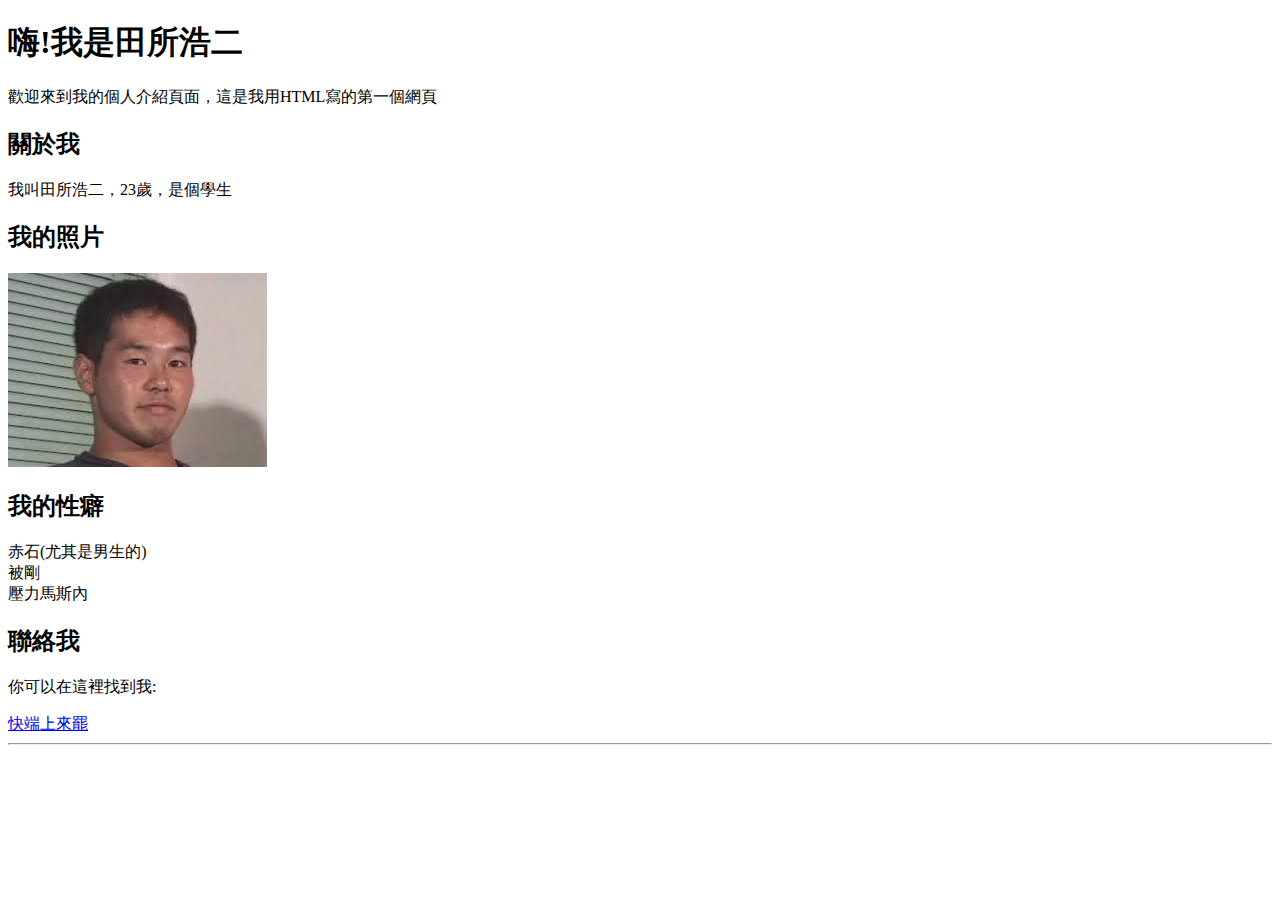
<file: aboutme/index.html>
<!DOCTYPE html>
<html>
    <head>
        <meta charset="UTF-8">
        <title>ABOUT ME</title>
    </head>

    <body>
        <h1>嗨!我是田所浩二</h1>
        <p>歡迎來到我的個人介紹頁面，這是我用HTML寫的第一個網頁</p>

        <h2>關於我</h2>
        <p>我叫田所浩二，23歲，是個學生</p>

        <h2>我的照片</h2>
        <img src="[data-uri]"
        alt="我的照片">

        <h2>我的性癖</h2>
        <u1>
            <li>赤石(尤其是男生的)</li>
            <li>被剛</li>
            <li>壓力馬斯內</li>
        </u1>

        <h2>聯絡我</h2>
        <p>你可以在這裡找到我:</p>
        <a href="https://zh.wikipedia.org/zh-tw/%E4%BB%B2%E5%A4%8F%E5%A4%9C%E4%B9%8B%E6%B7%AB%E6%A2%A6"
        target="_blank">快端上來罷</a>

        <hr>
    </body>
</html>
</file>
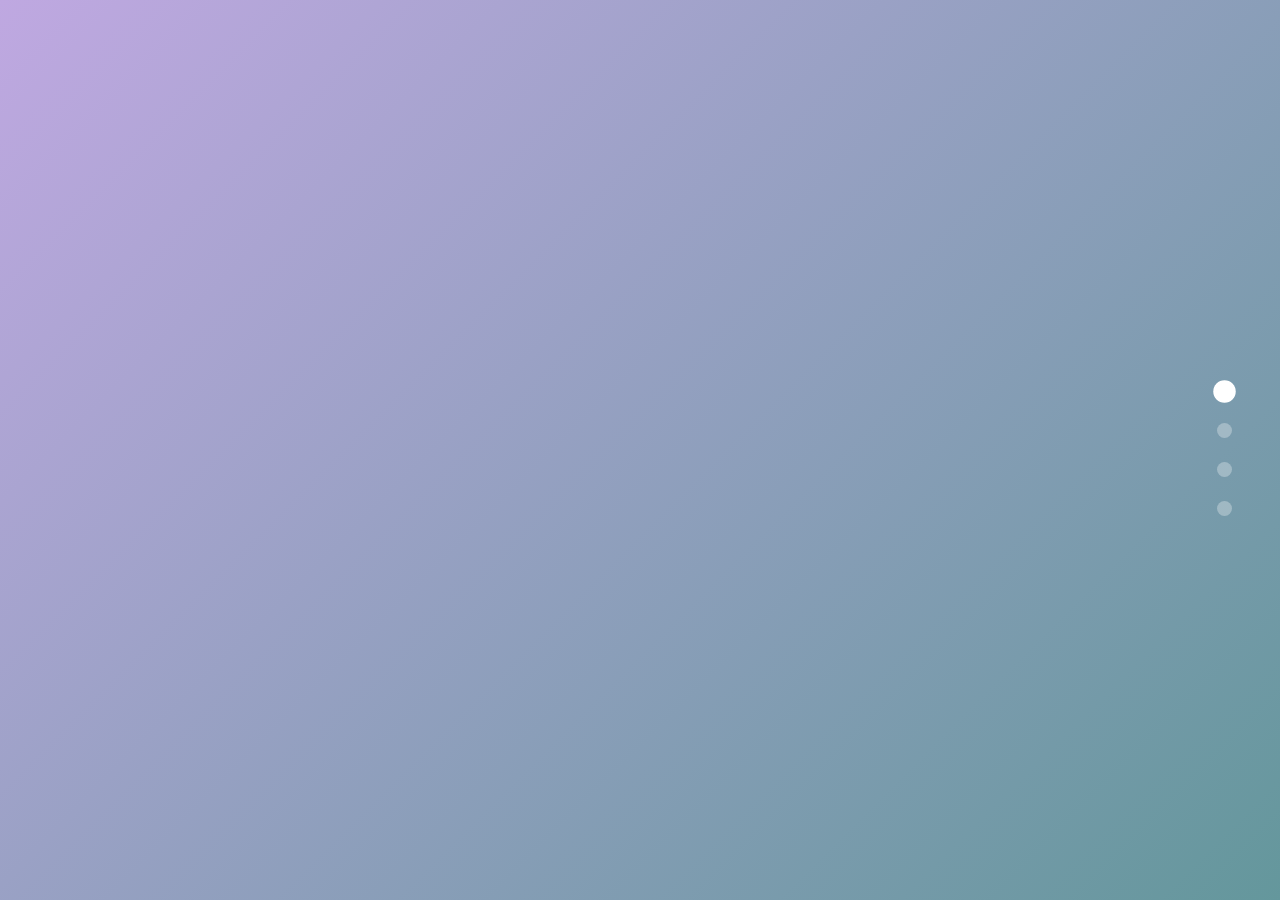
<file: aboutme/claude/index.html>
<!DOCTYPE html>
<html lang="zh-TW">
<head>
    <meta charset="UTF-8">
    <meta name="viewport" content="width=device-width, initial-scale=1.0">
    <title>我的個人網站</title>
    <style>
        * {
            margin: 0;
            padding: 0;
            box-sizing: border-box;
        }

        :root {
            --color-1: #D68A7A;
            --color-2: #E7BE8E;
            --color-3: #DAD6C6;
            --color-4: #BFA8E1;
            --color-5: #64979C;
        }

        body {
            font-family: 'Segoe UI', Tahoma, Geneva, Verdana, sans-serif;
            overflow-x: hidden;
            background: #000;
        }

        /* 頁面切換容器 */
        .page-container {
            position: relative;
            width: 100%;
            height: 100vh;
            overflow: hidden;
        }

        /* 每個頁面 */
        .page {
            position: absolute;
            width: 100%;
            height: 100vh;
            top: 0;
            left: 0;
            display: flex;
            align-items: center;
            justify-content: center;
            opacity: 0;
            transform: scale(0.9) translateY(50px);
            transition: all 0.8s cubic-bezier(0.68, -0.55, 0.265, 1.55);
            pointer-events: none;
        }

        .page.active {
            opacity: 1;
            transform: scale(1) translateY(0);
            pointer-events: all;
            z-index: 10;
        }

        .page.prev {
            transform: scale(0.9) translateY(-50px);
        }

        /* 側邊導航 */
        .side-nav {
            position: fixed;
            right: 3rem;
            top: 50%;
            transform: translateY(-50%);
            z-index: 1000;
            display: flex;
            flex-direction: column;
            gap: 1.5rem;
        }

        .nav-dot {
            width: 15px;
            height: 15px;
            border-radius: 50%;
            background: rgba(255, 255, 255, 0.3);
            cursor: pointer;
            transition: all 0.3s ease;
            position: relative;
        }

        .nav-dot::before {
            content: attr(data-tooltip);
            position: absolute;
            right: 30px;
            top: 50%;
            transform: translateY(-50%);
            background: white;
            color: var(--color-5);
            padding: 0.5rem 1rem;
            border-radius: 8px;
            white-space: nowrap;
            opacity: 0;
            pointer-events: none;
            transition: all 0.3s ease;
            font-size: 0.9rem;
            font-weight: 600;
        }

        .nav-dot:hover::before {
            opacity: 1;
            right: 35px;
        }

        .nav-dot.active {
            background: white;
            transform: scale(1.5);
        }

        .nav-dot:hover {
            background: var(--color-2);
            transform: scale(1.3);
        }

        /* 首頁 */
        #home {
            background: linear-gradient(135deg, var(--color-4) 0%, var(--color-5) 100%);
            position: relative;
            overflow: hidden;
        }

        .hero-content {
            text-align: center;
            color: white;
            z-index: 1;
        }

        .hero-content h1 {
            font-size: 5rem;
            margin-bottom: 1rem;
            opacity: 0;
            animation: slideInFromLeft 1s ease forwards 0.3s;
        }

        .hero-content .subtitle {
            font-size: 2rem;
            margin-bottom: 3rem;
            opacity: 0;
            animation: slideInFromRight 1s ease forwards 0.6s;
            font-weight: 300;
        }

        .scroll-indicator {
            position: absolute;
            bottom: 3rem;
            left: 50%;
            transform: translateX(-50%);
            color: white;
            font-size: 2rem;
            animation: bounce 2s infinite;
            cursor: pointer;
            opacity: 0;
            animation: fadeIn 1s ease forwards 1.2s, bounce 2s infinite 1.2s;
        }

        /* 粒子背景 */
        .particles {
            position: absolute;
            width: 100%;
            height: 100%;
            top: 0;
            left: 0;
        }

        .particle {
            position: absolute;
            width: 4px;
            height: 4px;
            background: white;
            border-radius: 50%;
            opacity: 0;
            animation: particleFloat 3s ease-in-out infinite;
        }

        /* 關於我 */
        #about {
            background: linear-gradient(135deg, var(--color-3) 0%, var(--color-2) 100%);
        }

        .about-container {
            max-width: 1200px;
            display: grid;
            grid-template-columns: 1fr 1fr;
            gap: 5rem;
            align-items: center;
            padding: 2rem;
        }

        .about-left {
            position: relative;
        }

        .profile-circle {
            width: 350px;
            height: 350px;
            border-radius: 50%;
            background: linear-gradient(135deg, var(--color-1), var(--color-4));
            display: flex;
            align-items: center;
            justify-content: center;
            font-size: 8rem;
            color: white;
            box-shadow: 0 30px 80px rgba(0, 0, 0, 0.3);
            animation: float 4s ease-in-out infinite;
            position: relative;
        }

        .profile-circle::before {
            content: '';
            position: absolute;
            width: 120%;
            height: 120%;
            border: 3px dashed var(--color-5);
            border-radius: 50%;
            animation: rotate 20s linear infinite;
        }

        .about-right h2 {
            font-size: 3.5rem;
            color: var(--color-5);
            margin-bottom: 2rem;
            position: relative;
            display: inline-block;
        }

        .about-right h2::after {
            content: '';
            position: absolute;
            bottom: -10px;
            left: 0;
            width: 100%;
            height: 4px;
            background: var(--color-1);
            transform: scaleX(0);
            transform-origin: left;
            animation: expandWidth 0.8s ease forwards 0.5s;
        }

        .about-right p {
            font-size: 1.3rem;
            line-height: 2;
            color: #444;
            margin-bottom: 1.5rem;
            opacity: 0;
            animation: fadeInUp 0.8s ease forwards;
        }

        .about-right p:nth-child(2) { animation-delay: 0.3s; }
        .about-right p:nth-child(3) { animation-delay: 0.5s; }
        .about-right p:nth-child(4) { animation-delay: 0.7s; }

        .info-cards {
            display: grid;
            grid-template-columns: repeat(3, 1fr);
            gap: 1.5rem;
            margin-top: 3rem;
        }

        .info-card {
            background: white;
            padding: 1.5rem;
            border-radius: 15px;
            text-align: center;
            box-shadow: 0 10px 30px rgba(0, 0, 0, 0.1);
            transition: all 0.3s ease;
            opacity: 0;
            animation: popIn 0.6s ease forwards;
        }

        .info-card:nth-child(1) { animation-delay: 0.9s; }
        .info-card:nth-child(2) { animation-delay: 1.1s; }
        .info-card:nth-child(3) { animation-delay: 1.3s; }

        .info-card:hover {
            transform: translateY(-10px) rotate(2deg);
            box-shadow: 0 20px 50px rgba(0, 0, 0, 0.2);
        }

        .info-card .icon {
            font-size: 2.5rem;
            margin-bottom: 0.5rem;
        }

        .info-card .label {
            font-size: 0.9rem;
            color: #888;
            margin-bottom: 0.3rem;
        }

        .info-card .value {
            font-size: 1.3rem;
            font-weight: 700;
            color: var(--color-5);
        }

        /* 技能 */
        #skills {
            background: linear-gradient(135deg, var(--color-1) 0%, var(--color-4) 100%);
        }

        .skills-wrapper {
            max-width: 1200px;
            padding: 2rem;
        }

        .skills-wrapper h2 {
            font-size: 4rem;
            color: white;
            text-align: center;
            margin-bottom: 4rem;
            text-shadow: 3px 3px 10px rgba(0, 0, 0, 0.3);
        }

        .skills-grid {
            display: grid;
            grid-template-columns: repeat(auto-fit, minmax(280px, 1fr));
            gap: 2.5rem;
        }

        .skill-card {
            background: white;
            padding: 2.5rem;
            border-radius: 25px;
            text-align: center;
            transition: all 0.5s cubic-bezier(0.68, -0.55, 0.265, 1.55);
            cursor: pointer;
            position: relative;
            overflow: hidden;
            opacity: 0;
            transform: scale(0.8) rotateY(90deg);
            animation: flipIn 0.8s ease forwards;
        }

        .skill-card:nth-child(1) { animation-delay: 0.2s; }
        .skill-card:nth-child(2) { animation-delay: 0.4s; }
        .skill-card:nth-child(3) { animation-delay: 0.6s; }
        .skill-card:nth-child(4) { animation-delay: 0.8s; }

        .skill-card::before {
            content: '';
            position: absolute;
            top: -100%;
            left: 0;
            width: 100%;
            height: 100%;
            background: linear-gradient(180deg, transparent, var(--color-4));
            transition: all 0.5s ease;
        }

        .skill-card:hover::before {
            top: 0;
        }

        .skill-card:hover {
            transform: translateY(-20px) scale(1.05);
            box-shadow: 0 30px 60px rgba(0, 0, 0, 0.3);
        }

        .skill-icon {
            font-size: 4rem;
            margin-bottom: 1.5rem;
            position: relative;
            z-index: 1;
            transition: all 0.5s ease;
        }

        .skill-card:hover .skill-icon {
            transform: rotateY(360deg) scale(1.2);
        }

        .skill-card h3 {
            color: var(--color-5);
            margin-bottom: 1rem;
            font-size: 1.8rem;
            position: relative;
            z-index: 1;
        }

        .skill-card p {
            color: #666;
            position: relative;
            z-index: 1;
            margin-bottom: 1.5rem;
        }

        .skill-bar-container {
            width: 100%;
            margin-top: 1.5rem;
            position: relative;
            z-index: 1;
        }

        .skill-bar {
            width: 100%;
            height: 12px;
            background: rgba(0, 0, 0, 0.1);
            border-radius: 10px;
            overflow: hidden;
            position: relative;
        }

        .skill-progress {
            height: 100%;
            background: linear-gradient(90deg, var(--color-5), var(--color-2));
            border-radius: 10px;
            width: 0;
            transition: width 1.5s cubic-bezier(0.68, -0.55, 0.265, 1.55);
            position: relative;
        }

        .skill-progress::after {
            content: '';
            position: absolute;
            top: 0;
            left: 0;
            width: 100%;
            height: 100%;
            background: linear-gradient(90deg, transparent, rgba(255,255,255,0.5), transparent);
            animation: shimmer 2s infinite;
        }

        .skill-card:hover .skill-progress {
            width: var(--progress) !important;
        }

        .skill-percentage {
            text-align: right;
            color: var(--color-5);
            font-weight: 700;
            margin-top: 0.5rem;
            font-size: 1.1rem;
        }

        /* 聯絡 */
        #contact {
            background: linear-gradient(135deg, var(--color-5) 0%, var(--color-3) 100%);
            position: relative;
            overflow: hidden;
        }

        .contact-wrapper {
            max-width: 800px;
            text-align: center;
            color: white;
            padding: 2rem;
        }

        .contact-wrapper h2 {
            font-size: 4rem;
            margin-bottom: 1.5rem;
            text-shadow: 3px 3px 10px rgba(0, 0, 0, 0.3);
            animation: pulse 2s ease-in-out infinite;
        }

        .contact-wrapper p {
            font-size: 1.8rem;
            margin-bottom: 4rem;
            font-weight: 300;
        }

        .social-grid {
            display: grid;
            grid-template-columns: repeat(4, 1fr);
            gap: 2rem;
            max-width: 600px;
            margin: 0 auto;
        }

        .social-link {
            width: 120px;
            height: 120px;
            background: white;
            border-radius: 30px;
            display: flex;
            align-items: center;
            justify-content: center;
            font-size: 3rem;
            color: var(--color-5);
            text-decoration: none;
            transition: all 0.5s cubic-bezier(0.68, -0.55, 0.265, 1.55);
            box-shadow: 0 15px 40px rgba(0, 0, 0, 0.3);
            opacity: 0;
            transform: scale(0);
            animation: popIn 0.6s ease forwards;
            position: relative;
            overflow: hidden;
        }

        .social-link:nth-child(1) { animation-delay: 0.2s; }
        .social-link:nth-child(2) { animation-delay: 0.4s; }
        .social-link:nth-child(3) { animation-delay: 0.6s; }
        .social-link:nth-child(4) { animation-delay: 0.8s; }

        .social-link::before {
            content: '';
            position: absolute;
            width: 0;
            height: 0;
            border-radius: 50%;
            background: var(--color-1);
            transition: all 0.5s ease;
            top: 50%;
            left: 50%;
            transform: translate(-50%, -50%);
        }

        .social-link:hover::before {
            width: 200%;
            height: 200%;
        }

        .social-link:hover {
            transform: translateY(-20px) rotate(360deg) scale(1.1);
            box-shadow: 0 25px 60px rgba(0, 0, 0, 0.4);
        }

        .social-link span {
            position: relative;
            z-index: 1;
            transition: all 0.3s ease;
        }

        .social-link:hover span {
            color: white;
        }

        .email-cta {
            margin-top: 4rem;
            font-size: 1.3rem;
            padding: 1.5rem 3rem;
            background: white;
            color: var(--color-5);
            border: none;
            border-radius: 50px;
            font-weight: 700;
            cursor: pointer;
            transition: all 0.3s ease;
            display: inline-block;
        }

        .email-cta:hover {
            transform: scale(1.1);
            box-shadow: 0 15px 40px rgba(0, 0, 0, 0.3);
            background: var(--color-2);
            color: white;
        }

        /* 頁面選擇器 */
        .page-selector {
            position: fixed;
            bottom: 3rem;
            left: 50%;
            transform: translateX(-50%);
            z-index: 1000;
            display: flex;
            gap: 1rem;
            background: rgba(255, 255, 255, 0.95);
            padding: 1rem 2rem;
            border-radius: 50px;
            box-shadow: 0 10px 40px rgba(0, 0, 0, 0.2);
            backdrop-filter: blur(10px);
        }

        .page-selector-btn {
            padding: 0.8rem 1.5rem;
            background: transparent;
            border: 2px solid var(--color-5);
            color: var(--color-5);
            border-radius: 25px;
            cursor: pointer;
            font-weight: 600;
            transition: all 0.3s ease;
            font-size: 1rem;
        }

        .page-selector-btn:hover {
            background: var(--color-5);
            color: white;
            transform: translateY(-3px);
            box-shadow: 0 5px 15px rgba(0, 0, 0, 0.2);
        }

        .page-selector-btn.active {
            background: var(--color-1);
            border-color: var(--color-1);
            color: white;
        }

        /* 彩蛋 - 隱藏的角色 */
        .easter-egg {
            position: fixed;
            font-size: 4rem;
            cursor: pointer;
            z-index: 999;
            transition: all 0.3s ease;
            user-select: none;
        }

        .easter-egg:hover {
            transform: scale(1.3) rotate(20deg);
        }

        #egg1 {
            bottom: 2rem;
            right: 2rem;
            animation: wiggle 3s ease-in-out infinite;
        }

        #egg2 {
            top: 50%;
            left: 2rem;
            animation: spin 5s linear infinite;
        }

        /* 彩蛋模態框 */
        .easter-modal {
            position: fixed;
            top: 0;
            left: 0;
            width: 100%;
            height: 100%;
            background: rgba(0, 0, 0, 0.9);
            z-index: 9999;
            display: none;
            align-items: center;
            justify-content: center;
            animation: fadeIn 0.3s ease;
        }

        .easter-modal.show {
            display: flex;
        }

        .easter-content {
            background: linear-gradient(135deg, var(--color-4), var(--color-1));
            padding: 3rem;
            border-radius: 30px;
            text-align: center;
            max-width: 500px;
            color: white;
            animation: bounceIn 0.5s ease;
            position: relative;
        }

        .easter-content h3 {
            font-size: 3rem;
            margin-bottom: 1rem;
        }

        .easter-content p {
            font-size: 1.3rem;
            line-height: 1.8;
            margin-bottom: 2rem;
        }

        .easter-close {
            background: white;
            color: var(--color-5);
            border: none;
            padding: 1rem 2rem;
            border-radius: 25px;
            font-weight: 700;
            cursor: pointer;
            font-size: 1.1rem;
            transition: all 0.3s ease;
        }

        .easter-close:hover {
            transform: scale(1.1);
            background: var(--color-2);
            color: white;
        }

        .confetti {
            position: absolute;
            width: 10px;
            height: 10px;
            background: var(--color-2);
            animation: confettiFall 3s ease-out infinite;
        }

        /* 秘密代碼輸入提示 */
        .secret-hint {
            position: fixed;
            top: 50%;
            left: 50%;
            transform: translate(-50%, -50%);
            background: rgba(255, 255, 255, 0.95);
            padding: 2rem 3rem;
            border-radius: 20px;
            box-shadow: 0 20px 60px rgba(0, 0, 0, 0.3);
            z-index: 9999;
            opacity: 0;
            pointer-events: none;
            transition: all 0.3s ease;
            text-align: center;
        }

        .secret-hint.show {
            opacity: 1;
            pointer-events: all;
        }

        .secret-hint h3 {
            color: var(--color-5);
            font-size: 2rem;
            margin-bottom: 1rem;
        }

        .secret-hint p {
            color: #666;
            font-size: 1.2rem;
        }

        /* 彩蛋動畫 */
        @keyframes wiggle {
            0%, 100% { transform: rotate(0deg); }
            25% { transform: rotate(10deg); }
            75% { transform: rotate(-10deg); }
        }

        @keyframes spin {
            from { transform: rotate(0deg); }
            to { transform: rotate(360deg); }
        }

        @keyframes bounceIn {
            0% {
                transform: scale(0.3);
                opacity: 0;
            }
            50% {
                transform: scale(1.05);
            }
            70% {
                transform: scale(0.9);
            }
            100% {
                transform: scale(1);
                opacity: 1;
            }
        }

        @keyframes confettiFall {
            0% {
                transform: translateY(-100vh) rotate(0deg);
                opacity: 1;
            }
            100% {
                transform: translateY(100vh) rotate(720deg);
                opacity: 0;
            }
        }

        /* 響應式調整 */
        @media (max-width: 768px) {
            .page-selector {
                bottom: 1.5rem;
                padding: 0.8rem 1rem;
                gap: 0.5rem;
            }

            .page-selector-btn {
                padding: 0.6rem 1rem;
                font-size: 0.9rem;
            }

            .easter-egg {
                font-size: 3rem;
            }

            #egg1 {
                bottom: 6rem;
                right: 1rem;
            }

            #egg2 {
                top: 20%;
                left: 1rem;
            }

            .easter-content {
                max-width: 90%;
                padding: 2rem;
            }

            .easter-content h3 {
                font-size: 2rem;
            }

            .easter-content p {
                font-size: 1.1rem;
            }
        }

        /* 動畫 */
        @keyframes slideInFromLeft {
            from {
                opacity: 0;
                transform: translateX(-100px);
            }
            to {
                opacity: 1;
                transform: translateX(0);
            }
        }

        @keyframes slideInFromRight {
            from {
                opacity: 0;
                transform: translateX(100px);
            }
            to {
                opacity: 1;
                transform: translateX(0);
            }
        }

        @keyframes fadeInUp {
            from {
                opacity: 0;
                transform: translateY(30px);
            }
            to {
                opacity: 1;
                transform: translateY(0);
            }
        }

        @keyframes fadeIn {
            from { opacity: 0; }
            to { opacity: 1; }
        }

        @keyframes bounce {
            0%, 100% { transform: translate(-50%, 0); }
            50% { transform: translate(-50%, -20px); }
        }

        @keyframes float {
            0%, 100% {
                transform: translateY(0) rotate(0deg);
            }
            50% {
                transform: translateY(-30px) rotate(5deg);
            }
        }

        @keyframes rotate {
            from { transform: rotate(0deg); }
            to { transform: rotate(360deg); }
        }

        @keyframes expandWidth {
            to { transform: scaleX(1); }
        }

        @keyframes popIn {
            from {
                opacity: 0;
                transform: scale(0);
            }
            to {
                opacity: 1;
                transform: scale(1);
            }
        }

        @keyframes flipIn {
            from {
                opacity: 0;
                transform: scale(0.8) rotateY(90deg);
            }
            to {
                opacity: 1;
                transform: scale(1) rotateY(0);
            }
        }

        @keyframes shimmer {
            0% { transform: translateX(-100%); }
            100% { transform: translateX(100%); }
        }

        @keyframes pulse {
            0%, 100% { transform: scale(1); }
            50% { transform: scale(1.05); }
        }

        @keyframes particleFloat {
            0% {
                opacity: 0;
                transform: translateY(0) scale(0);
            }
            50% {
                opacity: 1;
                transform: translateY(-100px) scale(1);
            }
            100% {
                opacity: 0;
                transform: translateY(-200px) scale(0);
            }
        }

        /* 響應式 */
        @media (max-width: 768px) {
            .side-nav {
                right: 1rem;
            }

            .hero-content h1 {
                font-size: 3rem;
            }

            .hero-content .subtitle {
                font-size: 1.3rem;
            }

            .about-container {
                grid-template-columns: 1fr;
                gap: 3rem;
            }

            .profile-circle {
                width: 250px;
                height: 250px;
                font-size: 5rem;
            }

            .about-right h2 {
                font-size: 2.5rem;
            }

            .info-cards {
                grid-template-columns: 1fr;
            }

            .skills-wrapper h2,
            .contact-wrapper h2 {
                font-size: 2.5rem;
            }

            .social-grid {
                grid-template-columns: repeat(2, 1fr);
            }
        }
    </style>
</head>
<body>
    <!-- 側邊導航 -->
    <div class="side-nav">
        <div class="nav-dot active" data-page="0" data-tooltip="首頁"></div>
        <div class="nav-dot" data-page="1" data-tooltip="關於我"></div>
        <div class="nav-dot" data-page="2" data-tooltip="技能"></div>
        <div class="nav-dot" data-page="3" data-tooltip="聯絡"></div>
    </div>

    <!-- 頁面容器 -->
    <div class="page-container">
        <!-- 首頁 -->
        <div class="page active" id="home">
            <div class="particles" id="particles"></div>
            <div class="hero-content">
                <h1>哈囉！我是你的名字 👋</h1>
                <p class="subtitle">創造者 | 設計師 | 開發者</p>
            </div>
            <div class="scroll-indicator" onclick="nextPage()">
                ↓
            </div>
        </div>

        <!-- 關於我 -->
        <div class="page" id="about">
            <div class="about-container">
                <div class="about-left">
                    <div class="profile-circle">🚀</div>
                </div>
                <div class="about-right">
                    <h2>關於我</h2>
                    <p>嗨！我是一個充滿熱情的創作者，喜歡探索新事物並且不斷學習成長。</p>
                    <p>我對設計、開發和創新充滿興趣，總是在尋找能夠發揮創意的機會。</p>
                    <p>在這裡，你可以了解更多關於我的故事、技能和作品。</p>
                    <div class="info-cards">
                        <div class="info-card">
                            <div class="icon">📍</div>
                            <div class="label">地點</div>
                            <div class="value">台北</div>
                        </div>
                        <div class="info-card">
                            <div class="icon">💼</div>
                            <div class="label">職業</div>
                            <div class="value">設計師</div>
                        </div>
                        <div class="info-card">
                            <div class="icon">🎓</div>
                            <div class="label">學歷</div>
                            <div class="value">大學</div>
                        </div>
                    </div>
                </div>
            </div>
        </div>

        <!-- 技能 -->
        <div class="page" id="skills">
            <div class="skills-wrapper">
                <h2>我的技能</h2>
                <div class="skills-grid">
                    <div class="skill-card">
                        <div class="skill-icon">💻</div>
                        <h3>網頁開發</h3>
                        <p>HTML, CSS, JavaScript</p>
                        <div class="skill-bar-container">
                            <div class="skill-bar">
                                <div class="skill-progress" style="--progress: 90%;"></div>
                            </div>
                            <div class="skill-percentage">90%</div>
                        </div>
                    </div>
                    <div class="skill-card">
                        <div class="skill-icon">🎨</div>
                        <h3>UI/UX 設計</h3>
                        <p>用戶體驗與介面設計</p>
                        <div class="skill-bar-container">
                            <div class="skill-bar">
                                <div class="skill-progress" style="--progress: 85%;"></div>
                            </div>
                            <div class="skill-percentage">85%</div>
                        </div>
                    </div>
                    <div class="skill-card">
                        <div class="skill-icon">📱</div>
                        <h3>響應式設計</h3>
                        <p>跨裝置完美體驗</p>
                        <div class="skill-bar-container">
                            <div class="skill-bar">
                                <div class="skill-progress" style="--progress: 88%;"></div>
                            </div>
                            <div class="skill-percentage">88%</div>
                        </div>
                    </div>
                    <div class="skill-card">
                        <div class="skill-icon">🚀</div>
                        <h3>創意思維</h3>
                        <p>問題解決與創新</p>
                        <div class="skill-bar-container">
                            <div class="skill-bar">
                                <div class="skill-progress" style="--progress: 95%;"></div>
                            </div>
                            <div class="skill-percentage">95%</div>
                        </div>
                    </div>
                </div>
            </div>
        </div>

        <!-- 聯絡 -->
        <div class="page" id="contact">
            <div class="contact-wrapper">
                <h2>讓我們聊聊吧！</h2>
                <p>隨時歡迎交流與合作</p>
                <div class="social-grid">
                    <a href="mailto:your@email.com" class="social-link">
                        <span>📧</span>
                    </a>
                    <a href="#" class="social-link">
                        <span>💼</span>
                    </a>
                    <a href="#" class="social-link">
                        <span>🐦</span>
                    </a>
                    <a href="#" class="social-link">
                        <span>📷</span>
                    </a>
                </div>
                <button class="email-cta" onclick="window.location.href='mailto:your@email.com'">
                    發送郵件給我
                </button>
            </div>
        </div>
    </div>

    <script>
        let currentPage = 0;
        const pages = document.querySelectorAll('.page');
        const navDots = document.querySelectorAll('.nav-dot');
        let isAnimating = false;

        // 創建粒子效果
        function createParticles() {
            const particlesContainer = document.getElementById('particles');
            for (let i = 0; i < 50; i++) {
                const particle = document.createElement('div');
                particle.className = 'particle';
                particle.style.left = Math.random() * 100 + '%';
                particle.style.top = Math.random() * 100 + '%';
                particle.style.animationDelay = Math.random() * 3 + 's';
                particle.style.animationDuration = (Math.random() * 2 + 2) + 's';
                particlesContainer.appendChild(particle);
            }
        }

        createParticles();

        // 切換頁面函數
        function goToPage(pageIndex) {
            if (isAnimating || pageIndex === currentPage || pageIndex < 0 || pageIndex >= pages.length) {
                return;
            }

            isAnimating = true;

            // 更新導航點
            navDots.forEach(dot => dot.classList.remove('active'));
            navDots[pageIndex].classList.add('active');

            // 頁面切換動畫
            pages[currentPage].classList.remove('active');
            if (pageIndex > currentPage) {
                pages[currentPage].classList.remove('prev');
            } else {
                pages[currentPage].classList.add('prev');
            }

            setTimeout(() => {
                pages[pageIndex].classList.add('active');
                currentPage = pageIndex;
                
                setTimeout(() => {
                    isAnimating = false;
                }, 800);
            }, 100);
        }

        // 下一頁
        function nextPage() {
            goToPage(currentPage + 1);
        }

        // 上一頁
        function prevPage() {
            goToPage(currentPage - 1);
        }

        // 導航點擊事件
        navDots.forEach((dot, index) => {
            dot.addEventListener('click', () => {
                goToPage(index);
            });
        });

        // 滾輪事件
        let scrollTimeout;
        window.addEventListener('wheel', (e) => {
            if (isAnimating) return;

            clearTimeout(scrollTimeout);
            scrollTimeout = setTimeout(() => {
                if (e.deltaY > 0) {
                    nextPage();
                } else {
                    prevPage();
                }
            }, 50);
        }, { passive: true });

        // 鍵盤事件
        document.addEventListener('keydown', (e) => {
            if (isAnimating) return;

            if (e.key === 'ArrowDown' || e.key === 'ArrowRight') {
                nextPage();
            } else if (e.key === 'ArrowUp' || e.key === 'ArrowLeft') {
                prevPage();
            }
        });

        // 觸控事件
        let touchStartY = 0;
        let touchEndY = 0;

        document.addEventListener('touchstart', (e) => {
            touchStartY = e.changedTouches[0].screenY;
        });

        document.addEventListener('touchend', (e) => {
            if (isAnimating) return;
            
            touchEndY = e.changedTouches[0].screenY;
            const diff = touchStartY - touchEndY;

            if (Math.abs(diff) > 50) {
                if (diff > 0) {
                    nextPage();
                } else {
                    prevPage();
                }
            }
        });

        // 技能卡片互動
        document.querySelectorAll('.skill-card').forEach(card => {
            card.addEventListener('mouseenter', function() {
                const progress = this.querySelector('.skill-progress');
                setTimeout(() => {
                    progress.style.width = progress.style.getPropertyValue('--progress');
                }, 100);
            });

            card.addEventListener('mouseleave', function() {
                const progress = this.querySelector('.skill-progress');
                progress.style.width = '0';
            });
        });

        // 社群連結添加波紋效果
        document.querySelectorAll('.social-link').forEach(link => {
            link.addEventListener('click', function(e) {
                if (this.href === '#' || this.href.endsWith('#')) {
                    e.preventDefault();
                }
            });
        });
    </script>
</body>
</html>
</file>
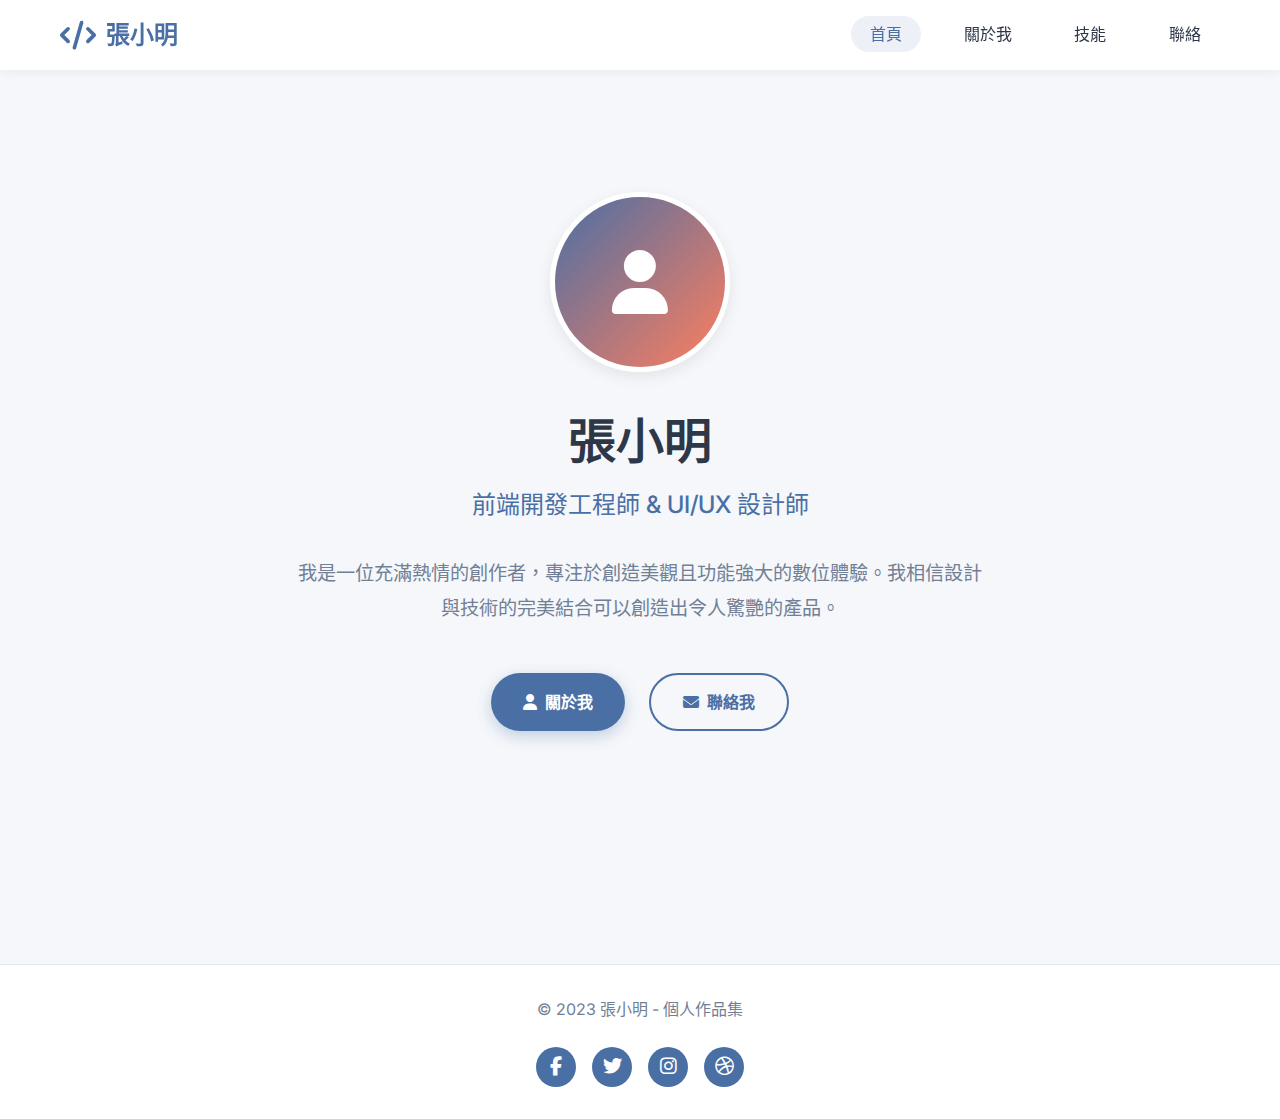
<file: aboutme/deepseek/index.html>
<!DOCTYPE html>
<html lang="zh-TW">
<head>
    <meta charset="UTF-8">
    <meta name="viewport" content="width=device-width, initial-scale=1.0">
    <title>張小明 - 個人作品集</title>
    <link href="https://fonts.googleapis.com/css2?family=Inter:wght@300;400;500;600;700&display=swap" rel="stylesheet">
    <link rel="stylesheet" href="https://cdnjs.cloudflare.com/ajax/libs/font-awesome/6.4.0/css/all.min.css">
    <style>
        :root {
            --primary: #4A6FA5;
            --primary-light: #6B8CBC;
            --secondary: #F5F7FA;
            --accent: #FF7E5F;
            --text: #2D3748;
            --text-light: #718096;
            --light: #FFFFFF;
            --shadow: 0 5px 15px rgba(0, 0, 0, 0.08);
            --transition: all 0.3s ease;
        }

        * {
            margin: 0;
            padding: 0;
            box-sizing: border-box;
        }

        body {
            font-family: 'Inter', sans-serif;
            background: var(--secondary);
            color: var(--text);
            line-height: 1.6;
            min-height: 100vh;
            overflow-x: hidden;
        }

        .container {
            max-width: 1200px;
            margin: 0 auto;
            padding: 0 20px;
        }

        /* 導航欄 */
        .navbar {
            position: fixed;
            top: 0;
            left: 0;
            right: 0;
            background: rgba(255, 255, 255, 0.95);
            backdrop-filter: blur(10px);
            z-index: 1000;
            padding: 1rem 0;
            box-shadow: 0 2px 10px rgba(0, 0, 0, 0.05);
            transition: var(--transition);
        }

        .navbar.scrolled {
            padding: 0.8rem 0;
            box-shadow: 0 5px 15px rgba(0, 0, 0, 0.1);
        }

        .nav-content {
            display: flex;
            justify-content: space-between;
            align-items: center;
        }

        .logo {
            font-size: 1.5rem;
            font-weight: 700;
            color: var(--primary);
            text-decoration: none;
            display: flex;
            align-items: center;
            gap: 10px;
        }

        .logo i {
            font-size: 1.8rem;
        }

        .nav-links {
            display: flex;
            gap: 1.5rem;
            list-style: none;
        }

        .nav-links a {
            color: var(--text);
            text-decoration: none;
            padding: 0.5rem 1.2rem;
            border-radius: 30px;
            transition: var(--transition);
            font-weight: 500;
            position: relative;
        }

        .nav-links a:hover,
        .nav-links a.active {
            color: var(--primary);
            background: rgba(74, 111, 165, 0.1);
        }

        /* 頁面內容 */
        .page {
            display: none;
            padding: 8rem 0 3rem;
            min-height: 100vh;
            opacity: 0;
            transform: translateY(20px);
            transition: opacity 0.6s ease, transform 0.6s ease;
        }

        .page.active {
            display: block;
            opacity: 1;
            transform: translateY(0);
        }

        /* 首頁樣式 */
        .hero {
            text-align: center;
            padding: 4rem 0 6rem;
            position: relative;
        }

        .hero-avatar {
            width: 180px;
            height: 180px;
            border-radius: 50%;
            background: linear-gradient(135deg, var(--primary), var(--accent));
            margin: 0 auto 2.5rem;
            display: flex;
            align-items: center;
            justify-content: center;
            font-size: 4rem;
            color: white;
            box-shadow: var(--shadow);
            transition: var(--transition);
            border: 5px solid white;
        }

        .hero-avatar:hover {
            transform: scale(1.05);
            box-shadow: 0 15px 30px rgba(74, 111, 165, 0.2);
        }

        .hero h1 {
            font-size: 3rem;
            color: var(--text);
            margin: 0 0 1rem;
            font-weight: 700;
            line-height: 1.2;
        }

        .hero .subtitle {
            font-size: 1.5rem;
            color: var(--primary);
            margin: 0 0 2rem;
            font-weight: 500;
        }

        .hero .intro {
            font-size: 1.2rem;
            color: var(--text-light);
            max-width: 700px;
            margin: 0 auto;
            line-height: 1.8;
        }

        .cta-buttons {
            display: flex;
            gap: 1.5rem;
            justify-content: center;
            margin-top: 3rem;
        }

        .btn {
            padding: 0.9rem 2rem;
            border-radius: 30px;
            font-weight: 600;
            text-decoration: none;
            transition: var(--transition);
            display: inline-flex;
            align-items: center;
            gap: 0.5rem;
            border: none;
            cursor: pointer;
            font-family: inherit;
            font-size: 1rem;
        }

        .btn-primary {
            background: var(--primary);
            color: white;
            box-shadow: 0 5px 15px rgba(74, 111, 165, 0.3);
        }

        .btn-primary:hover {
            transform: translateY(-3px);
            box-shadow: 0 10px 25px rgba(74, 111, 165, 0.4);
            background: var(--primary-light);
        }

        .btn-outline {
            background: transparent;
            color: var(--primary);
            border: 2px solid var(--primary);
        }

        .btn-outline:hover {
            background: var(--primary);
            color: white;
            transform: translateY(-3px);
        }

        /* 卡片樣式 */
        .card {
            background: var(--light);
            border-radius: 12px;
            padding: 3rem;
            margin: 2rem 0;
            box-shadow: var(--shadow);
            transition: var(--transition);
        }

        .card:hover {
            transform: translateY(-5px);
            box-shadow: 0 10px 25px rgba(0, 0, 0, 0.1);
        }

        .card h2 {
            color: var(--text);
            font-size: 2.2rem;
            margin: 0 0 1.5rem;
            text-align: center;
            font-weight: 700;
            position: relative;
            padding-bottom: 1rem;
        }

        .card h2::after {
            content: '';
            position: absolute;
            bottom: 0;
            left: 50%;
            transform: translateX(-50%);
            width: 80px;
            height: 4px;
            background: var(--primary);
            border-radius: 2px;
        }

        /* 關於我網格 */
        .about-grid {
            display: grid;
            grid-template-columns: repeat(auto-fit, minmax(280px, 1fr));
            gap: 2rem;
            margin: 3rem 0;
        }

        .about-item {
            background: var(--light);
            padding: 2rem;
            border-radius: 12px;
            text-align: center;
            transition: var(--transition);
            box-shadow: var(--shadow);
            border-left: 4px solid var(--primary);
        }

        .about-item:hover {
            transform: translateY(-5px);
            box-shadow: 0 10px 25px rgba(0, 0, 0, 0.1);
        }

        .about-item .icon {
            font-size: 3rem;
            margin-bottom: 1.5rem;
            color: var(--primary);
        }

        .about-item h3 {
            color: var(--text);
            margin: 0 0 0.8rem;
            font-weight: 600;
        }

        .about-item p {
            color: var(--text-light);
            margin: 0;
            font-size: 0.95rem;
            line-height: 1.6;
        }

        /* 技能網格 */
        .skills-grid {
            display: grid;
            grid-template-columns: repeat(auto-fit, minmax(280px, 1fr));
            gap: 2rem;
            margin: 3rem 0;
        }

        .skill-item {
            background: var(--light);
            padding: 2rem;
            border-radius: 12px;
            text-align: center;
            transition: var(--transition);
            box-shadow: var(--shadow);
            cursor: pointer;
        }

        .skill-item:hover {
            transform: translateY(-5px);
            box-shadow: 0 10px 25px rgba(0, 0, 0, 0.1);
        }

        .skill-item .icon {
            font-size: 3.5rem;
            margin-bottom: 1.5rem;
            color: var(--primary);
        }

        .skill-item h3 {
            color: var(--text);
            margin: 0 0 0.8rem;
            font-weight: 600;
        }

        .skill-item p {
            color: var(--text-light);
            margin: 0 0 1.5rem;
            font-size: 0.95rem;
        }

        /* 進度條 */
        .progress-container {
            width: 100%;
            height: 8px;
            background: #e2e8f0;
            border-radius: 4px;
            overflow: hidden;
            margin: 1rem 0;
        }

        .progress-fill {
            height: 100%;
            background: linear-gradient(to right, var(--primary), var(--accent));
            border-radius: 4px;
            transition: width 1.5s cubic-bezier(0.22, 0.61, 0.36, 1);
            width: 0%;
        }

        .progress-text {
            font-size: 0.9rem;
            color: var(--text-light);
            font-weight: 500;
        }

        /* 聯絡方式 */
        .contact-grid {
            display: grid;
            grid-template-columns: repeat(auto-fit, minmax(250px, 1fr));
            gap: 2rem;
            margin: 3rem 0;
        }

        .contact-item {
            background: var(--light);
            color: var(--text);
            padding: 2.5rem 2rem;
            border-radius: 12px;
            text-align: center;
            transition: var(--transition);
            text-decoration: none;
            box-shadow: var(--shadow);
            display: flex;
            flex-direction: column;
            align-items: center;
        }

        .contact-item:hover {
            transform: translateY(-5px);
            box-shadow: 0 10px 25px rgba(0, 0, 0, 0.1);
            background: var(--primary);
            color: white;
        }

        .contact-item:hover .icon,
        .contact-item:hover h3,
        .contact-item:hover p {
            color: white;
        }

        .contact-item .icon {
            font-size: 3rem;
            margin-bottom: 1.5rem;
            color: var(--primary);
            transition: var(--transition);
        }

        .contact-item h3 {
            margin: 0 0 0.8rem;
            font-size: 1.3rem;
            font-weight: 600;
            transition: var(--transition);
        }

        .contact-item p {
            margin: 0;
            font-size: 1rem;
            transition: var(--transition);
        }

        /* 頁腳 */
        .footer {
            background: var(--light);
            padding: 2rem 0;
            text-align: center;
            margin-top: 4rem;
            border-top: 1px solid #e2e8f0;
        }

        .footer p {
            color: var(--text-light);
            margin: 0;
        }

        .social-links {
            display: flex;
            gap: 1rem;
            justify-content: center;
            margin-top: 1.5rem;
        }

        .social-links a {
            display: flex;
            align-items: center;
            justify-content: center;
            width: 40px;
            height: 40px;
            border-radius: 50%;
            background: var(--primary);
            color: white;
            text-decoration: none;
            transition: var(--transition);
            font-size: 1.2rem;
        }

        .social-links a:hover {
            transform: translateY(-3px);
            background: var(--accent);
        }

        /* 響應式設計 */
        @media (max-width: 768px) {
            .nav-links {
                gap: 0.8rem;
            }

            .nav-links a {
                padding: 0.5rem 1rem;
                font-size: 0.9rem;
            }

            .hero h1 {
                font-size: 2.5rem;
            }

            .hero .subtitle {
                font-size: 1.3rem;
            }

            .hero-avatar {
                width: 150px;
                height: 150px;
                font-size: 3.5rem;
            }

            .page {
                padding: 6rem 0 1rem;
            }

            .card {
                padding: 2rem 1.5rem;
            }

            .cta-buttons {
                flex-direction: column;
                align-items: center;
            }

            .btn {
                width: 100%;
                max-width: 250px;
                justify-content: center;
            }
        }

        @media (max-width: 576px) {
            .hero h1 {
                font-size: 2rem;
            }

            .hero .subtitle {
                font-size: 1.1rem;
            }

            .card h2 {
                font-size: 1.8rem;
            }

            .about-grid,
            .skills-grid,
            .contact-grid {
                grid-template-columns: 1fr;
            }
            
            .nav-content {
                flex-direction: column;
                gap: 1rem;
            }
            
            .nav-links {
                flex-wrap: wrap;
                justify-content: center;
            }
        }
    </style>
</head>
<body>
    <nav class="navbar">
        <div class="container">
            <div class="nav-content">
                <a href="#" class="logo">
                    <i class="fas fa-code"></i>
                    張小明
                </a>
                <ul class="nav-links">
                    <li><a href="#" data-page="home" class="active">首頁</a></li>
                    <li><a href="#" data-page="about">關於我</a></li>
                    <li><a href="#" data-page="skills">技能</a></li>
                    <li><a href="#" data-page="contact">聯絡</a></li>
                </ul>
            </div>
        </div>
    </nav>

    <div class="container">
        <!-- 首頁 -->
        <div id="home" class="page active">
            <div class="hero">
                <div class="hero-avatar">
                    <i class="fas fa-user"></i>
                </div>
                <h1 id="hero-name">張小明</h1>
                <div class="subtitle" id="hero-title">前端開發工程師 & UI/UX 設計師</div>
                <p class="intro" id="hero-intro">我是一位充滿熱情的創作者，專注於創造美觀且功能強大的數位體驗。我相信設計與技術的完美結合可以創造出令人驚艷的產品。</p>
                <div class="cta-buttons">
                    <a href="#about" class="btn btn-primary" data-page="about">
                        <i class="fas fa-user"></i>
                        關於我
                    </a>
                    <a href="#contact" class="btn btn-outline" data-page="contact">
                        <i class="fas fa-envelope"></i>
                        聯絡我
                    </a>
                </div>
            </div>
        </div>

        <!-- 關於我 -->
        <div id="about" class="page">
            <div class="card">
                <h2 id="about-title">關於我</h2>
                <p style="text-align: center; color: var(--text-light); font-size: 1.15rem; line-height: 1.8; margin-bottom: 2rem;">
                    我是一位熱愛創新和學習的開發者。在我的職業生涯中，我不斷追求卓越，致力於將創意想法轉化為實際的解決方案。我相信技術的力量可以改變世界，而我希望成為這個變革的一部分。
                </p>
                <div class="about-grid">
                    <div class="about-item">
                        <div class="icon">
                            <i class="fas fa-bullseye"></i>
                        </div>
                        <h3>目標導向</h3>
                        <p>專注於達成目標，確保每個項目都能夠按時高質量完成。我擅長制定清晰的計劃並有效執行。</p>
                    </div>
                    <div class="about-item">
                        <div class="icon">
                            <i class="fas fa-lightbulb"></i>
                        </div>
                        <h3>創新思維</h3>
                        <p>持續學習新技術，尋找創新解決方案來應對各種挑戰。我喜歡探索不同的可能性。</p>
                    </div>
                    <div class="about-item">
                        <div class="icon">
                            <i class="fas fa-users"></i>
                        </div>
                        <h3>團隊合作</h3>
                        <p>重視協作精神，善於與團隊成員溝通，共同完成目標。我相信團隊合作能創造更大的價值。</p>
                    </div>
                </div>
            </div>
        </div>

        <!-- 技能 -->
        <div id="skills" class="page">
            <div class="card">
                <h2 id="skills-title">我的技能</h2>
                <div class="skills-grid">
                    <div class="skill-item" onclick="animateProgress(this)">
                        <div class="icon">
                            <i class="fas fa-code"></i>
                        </div>
                        <h3>前端開發</h3>
                        <p>HTML, CSS, JavaScript, React, Vue</p>
                        <div class="progress-container">
                            <div class="progress-fill" data-width="90"></div>
                        </div>
                        <div class="progress-text">90%</div>
                    </div>
                    <div class="skill-item" onclick="animateProgress(this)">
                        <div class="icon">
                            <i class="fas fa-palette"></i>
                        </div>
                        <h3>UI/UX 設計</h3>
                        <p>使用者體驗設計，介面設計，原型設計</p>
                        <div class="progress-container">
                            <div class="progress-fill" data-width="85"></div>
                        </div>
                        <div class="progress-text">85%</div>
                    </div>
                    <div class="skill-item" onclick="animateProgress(this)">
                        <div class="icon">
                            <i class="fas fa-mobile-alt"></i>
                        </div>
                        <h3>響應式設計</h3>
                        <p>跨平台適配，移動優先設計</p>
                        <div class="progress-container">
                            <div class="progress-fill" data-width="88"></div>
                        </div>
                        <div class="progress-text">88%</div>
                    </div>
                    <div class="skill-item" onclick="animateProgress(this)">
                        <div class="icon">
                            <i class="fas fa-rocket"></i>
                        </div>
                        <h3>效能優化</h3>
                        <p>網站速度優化，性能監控</p>
                        <div class="progress-container">
                            <div class="progress-fill" data-width="82"></div>
                        </div>
                        <div class="progress-text">82%</div>
                    </div>
                </div>
            </div>
        </div>

        <!-- 聯絡方式 -->
        <div id="contact" class="page">
            <div class="card">
                <h2 id="contact-title">聯絡我</h2>
                <div class="contact-grid">
                    <a href="mailto:contact@example.com" class="contact-item" target="_blank" rel="noopener noreferrer">
                        <div class="icon">
                            <i class="fas fa-envelope"></i>
                        </div>
                        <h3>電子郵件</h3>
                        <p>contact@example.com</p>
                    </a>
                    <a href="https://linkedin.com/in/yourprofile" class="contact-item" target="_blank" rel="noopener noreferrer">
                        <div class="icon">
                            <i class="fab fa-linkedin"></i>
                        </div>
                        <h3>LinkedIn</h3>
                        <p>專業社群網路</p>
                    </a>
                    <a href="https://github.com/yourusername" class="contact-item" target="_blank" rel="noopener noreferrer">
                        <div class="icon">
                            <i class="fab fa-github"></i>
                        </div>
                        <h3>GitHub</h3>
                        <p>程式碼作品集</p>
                    </a>
                    <a href="tel:+886912345678" class="contact-item">
                        <div class="icon">
                            <i class="fas fa-phone"></i>
                        </div>
                        <h3>電話</h3>
                        <p>+886 912 345 678</p>
                    </a>
                </div>
            </div>
        </div>
    </div>

    <footer class="footer">
        <div class="container">
            <p>&copy; 2023 張小明 - 個人作品集</p>
            <div class="social-links">
                <a href="#"><i class="fab fa-facebook-f"></i></a>
                <a href="#"><i class="fab fa-twitter"></i></a>
                <a href="#"><i class="fab fa-instagram"></i></a>
                <a href="#"><i class="fab fa-dribbble"></i></a>
            </div>
        </div>
    </footer>

    <script>
        // 頁面切換功能
        function showPage(pageId) {
            // 隱藏所有頁面
            const pages = document.querySelectorAll('.page');
            pages.forEach(page => {
                page.classList.remove('active');
            });

            // 顯示選中的頁面
            document.getElementById(pageId).classList.add('active');

            // 更新導航狀態
            const navLinks = document.querySelectorAll('.nav-links a');
            navLinks.forEach(link => {
                link.classList.remove('active');
            });
            
            // 找到對應的導航鏈接並設置為活動狀態
            const activeLink = document.querySelector(`.nav-links a[data-page="${pageId}"]`);
            if (activeLink) {
                activeLink.classList.add('active');
            }

            // 如果是技能頁面，延遲觸發進度條動畫
            if (pageId === 'skills') {
                setTimeout(() => {
                    const skillItems = document.querySelectorAll('.skill-item');
                    skillItems.forEach((item, index) => {
                        setTimeout(() => {
                            animateProgress(item);
                        }, index * 200);
                    });
                }, 300);
            }
        }

        // 進度條動畫
        function animateProgress(skillItem) {
            const progressFill = skillItem.querySelector('.progress-fill');
            const targetWidth = progressFill.getAttribute('data-width');
            
            setTimeout(() => {
                progressFill.style.width = targetWidth + '%';
            }, 100);
        }

        // 滾動效果
        window.addEventListener('scroll', () => {
            const navbar = document.querySelector('.navbar');
            if (window.scrollY > 50) {
                navbar.classList.add('scrolled');
            } else {
                navbar.classList.remove('scrolled');
            }
        });

        // 初始化頁面
        document.addEventListener('DOMContentLoaded', () => {
            // 為所有導航鏈接添加點擊事件
            const navLinks = document.querySelectorAll('.nav-links a, .cta-buttons a');
            navLinks.forEach(link => {
                link.addEventListener('click', function(e) {
                    e.preventDefault();
                    const pageId = this.getAttribute('data-page');
                    if (pageId) {
                        showPage(pageId);
                    }
                });
            });

            // 初始化技能頁面的進度條動畫
            setTimeout(() => {
                if (document.getElementById('skills').classList.contains('active')) {
                    const skillItems = document.querySelectorAll('.skill-item');
                    skillItems.forEach((item, index) => {
                        setTimeout(() => {
                            animateProgress(item);
                        }, index * 200);
                    });
                }
            }, 1000);
        });
    </script>
</body>
</html>
</file>
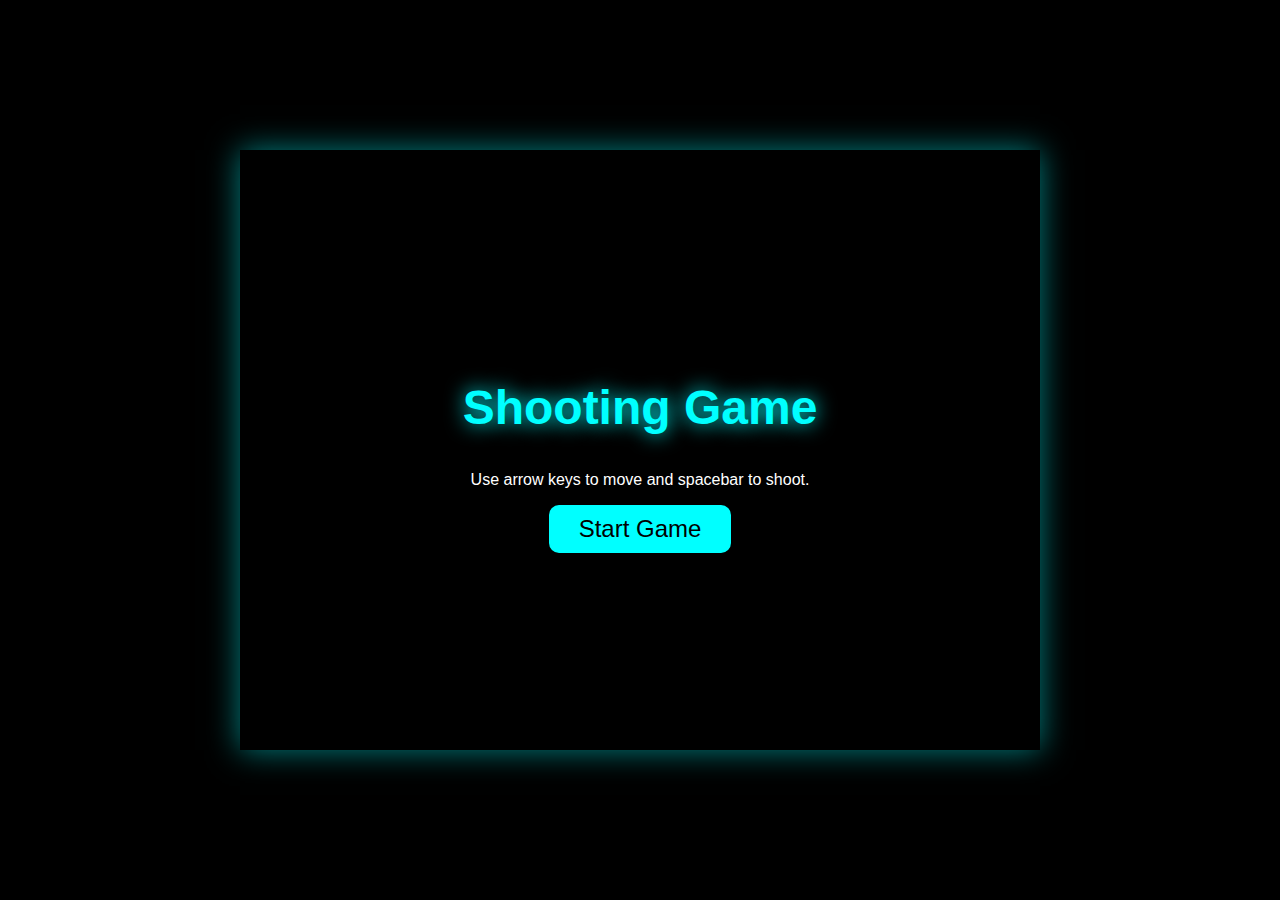
<file: kabc/shootgame/index.html>
<!DOCTYPE html>
<html lang="en">

<head>
    <meta charset="UTF-8">
    <title>Shooting Game</title>
    <link rel="stylesheet" href="styles.css">
</head>

<body>
    <div id="startScreen">
        <h1>Shooting Game</h1>
        <p>Use arrow keys to move and spacebar to shoot.</p>
        <button id="startButton">Start Game</button>
    </div>

    <canvas id="gameCanvas" width="˙800" height="600"></canvas>
    <script src="script.js"></script>
</body>

</html>
</file>
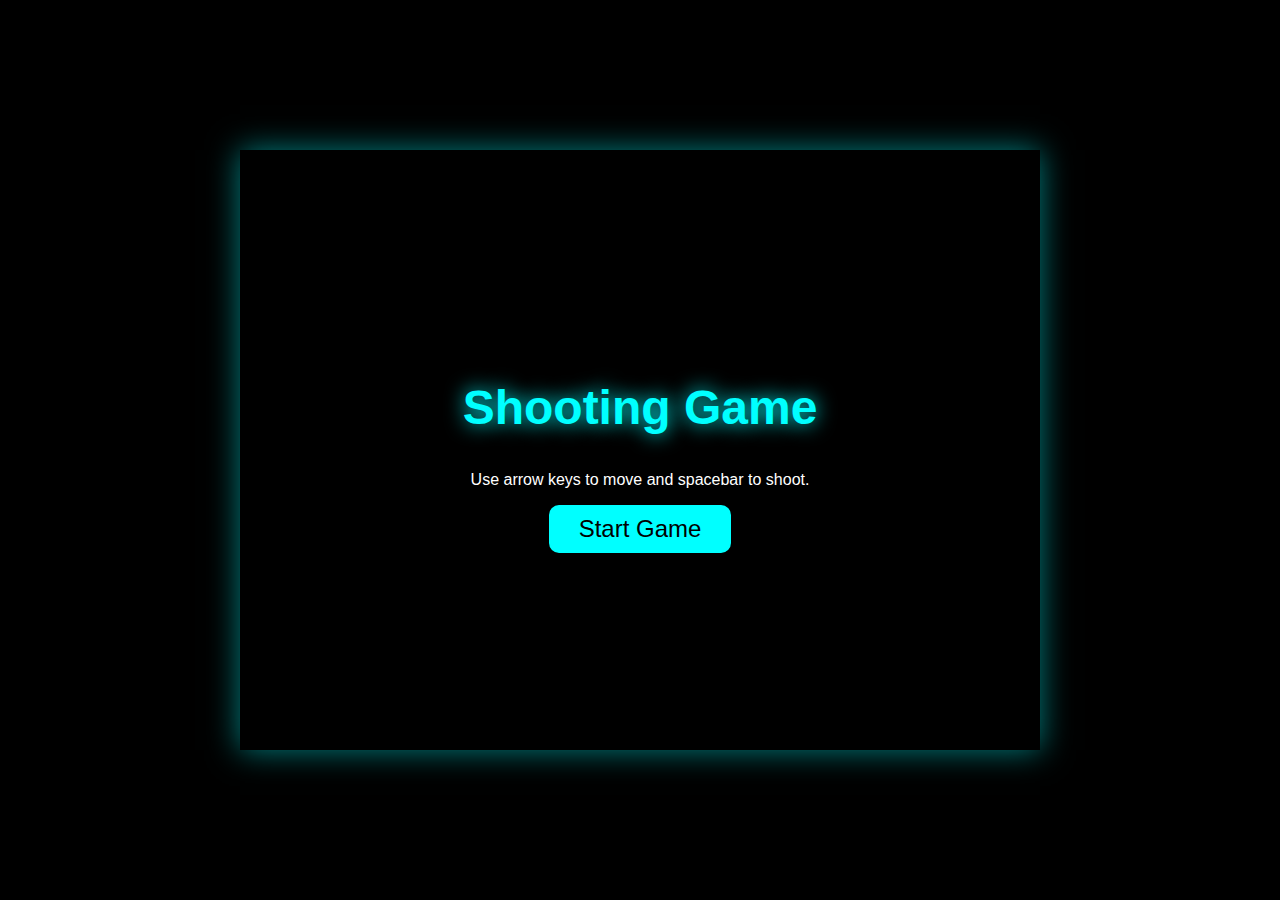
<file: projects/kabc/shootgame/index.html>
<!DOCTYPE html>
<html lang="en">

<head>
    <meta charset="UTF-8">
    <title>Shooting Game</title>
    <link rel="icon" type="image/x-icon" href="../../../assets/favicon/shoot.ico">
    <script async src="https://www.googletagmanager.com/gtag/js?id=G-YYVEG6B1MS"></script>
    <script>
      window.dataLayer = window.dataLayer || [];
      function gtag(){dataLayer.push(arguments);}
      gtag('js', new Date());

      gtag('config', 'G-YYVEG6B1MS');
    </script>
    <link rel="stylesheet" href="styles.css">
</head>

<body>
    <div id="startScreen">
        <h1>Shooting Game</h1>
        <p>Use arrow keys to move and spacebar to shoot.</p>
        <button id="startButton">Start Game</button>
    </div>

    <canvas id="gameCanvas" width="˙800" height="600"></canvas>
    <script src="script.js"></script>
</body>

</html>
</file>
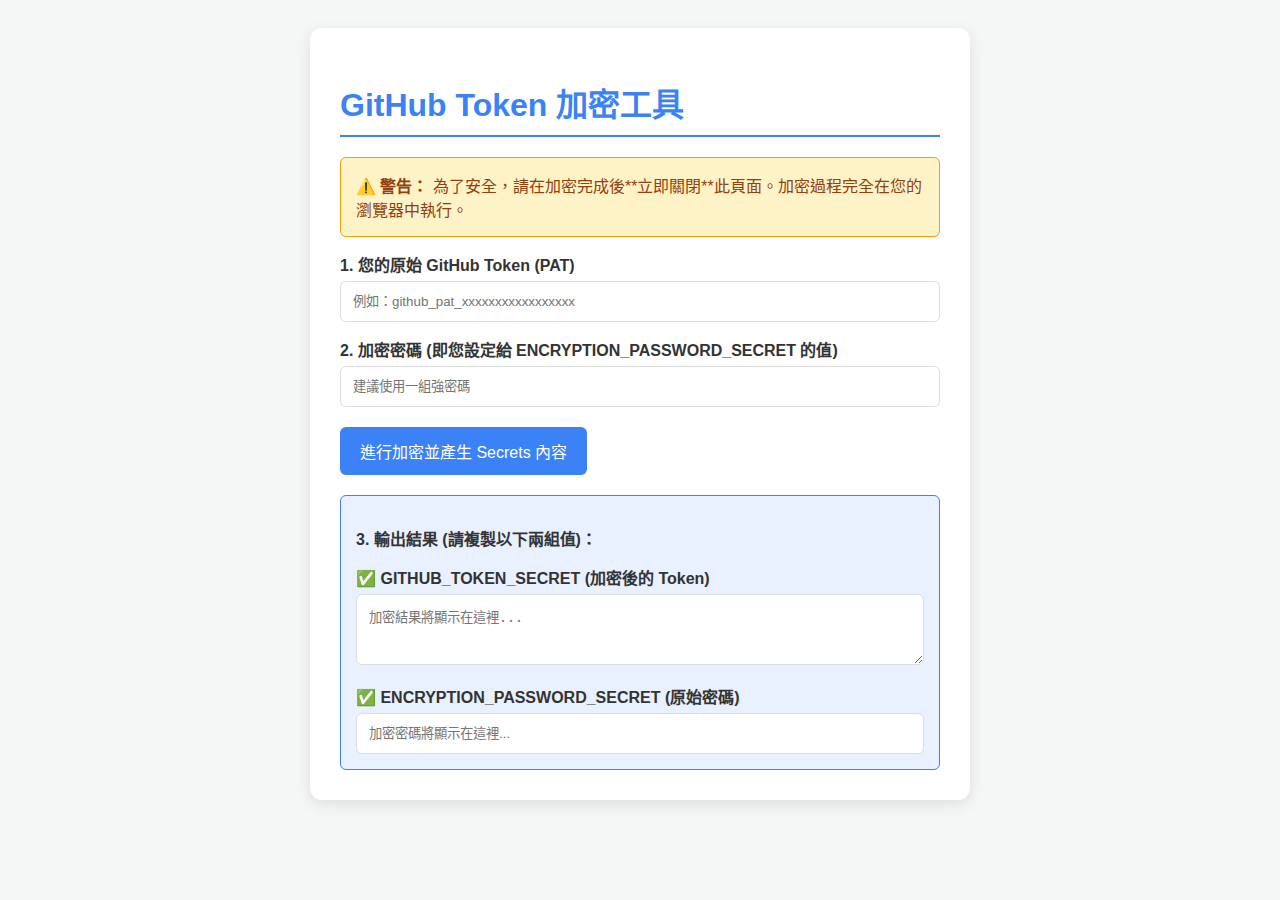
<file: password.html>
<!DOCTYPE html>
<html lang="zh-TW">
<head>
    <meta charset="UTF-8">
    <title>GitHub Token 加密工具</title>
    <style>
        body { font-family: Arial, sans-serif; padding: 20px; background-color: #f4f7f6; }
        .container { max-width: 600px; margin: 0 auto; background: white; padding: 30px; border-radius: 12px; box-shadow: 0 4px 15px rgba(0, 0, 0, 0.1); }
        h1 { color: #3b82f6; border-bottom: 2px solid #3b82f6; padding-bottom: 10px; margin-bottom: 20px; }
        label { display: block; margin-top: 15px; font-weight: bold; color: #333; }
        input[type="text"], input[type="password"], textarea { width: 100%; padding: 12px; margin-top: 5px; border: 1px solid #ddd; border-radius: 6px; box-sizing: border-box; resize: vertical; }
        button { background-color: #3b82f6; color: white; padding: 12px 20px; margin-top: 20px; border: none; border-radius: 6px; cursor: pointer; font-size: 16px; transition: background-color 0.3s; }
        button:hover { background-color: #1e40af; }
        .result-box { background-color: #e9f0ff; border: 1px solid #3b82f6; padding: 15px; margin-top: 20px; border-radius: 6px; }
        .warning { background-color: #fef3c7; color: #92400e; padding: 15px; margin-top: 15px; border-radius: 6px; border: 1px solid #f59e0b; }
    </style>
</head>
<body>
    <div class="container">
        <h1>GitHub Token 加密工具</h1>
        <div class="warning">
            <strong>⚠️ 警告：</strong> 為了安全，請在加密完成後**立即關閉**此頁面。加密過程完全在您的瀏覽器中執行。
        </div>

        <label for="rawToken">1. 您的原始 GitHub Token (PAT)</label>
        <input type="text" id="rawToken" placeholder="例如：github_pat_xxxxxxxxxxxxxxxxx">

        <label for="password">2. 加密密碼 (即您設定給 ENCRYPTION_PASSWORD_SECRET 的值)</label>
        <input type="password" id="password" placeholder="建議使用一組強密碼">

        <button onclick="encryptToken()">進行加密並產生 Secrets 內容</button>

        <div class="result-box">
            <label>3. 輸出結果 (請複製以下兩組值)：</label>
            <label for="encryptedTokenResult">✅ GITHUB_TOKEN_SECRET (加密後的 Token)</label>
            <textarea id="encryptedTokenResult" rows="3" readonly placeholder="加密結果將顯示在這裡..."></textarea>
            
            <label for="passwordSecretResult">✅ ENCRYPTION_PASSWORD_SECRET (原始密碼)</label>
            <input type="text" id="passwordSecretResult" readonly placeholder="加密密碼將顯示在這裡...">
        </div>
    </div>

    <script>

            // 💡 本地測試專用變數：請將下方 GAS_API_URL 替換為您部署好的 Web App URL。
        // 如果要在本機測試 GitHub 同步，請將以下兩行取消註解，並填寫您的 Secrets 值。
        //const GITHUB_TOKEN_SECRET = 'YOUR_ENCRYPTED_GITHUB_TOKEN'; // 替換為您加密後的 Token
        //const ENCRYPTION_PASSWORD_SECRET = 'YOUR_ENCRYPTION_PASSWORD'; // 替換為您的解密密碼
        //const GAS_API_URL = 'YOUR_DEPLOYED_GAS_WEB_APP_URL'; // 替換為您部署好的 GAS Web App URL
        
        // --------------------------------------------------------------------------------------
        // 這是您網站中使用的 SimpleEncryption 類別（為確保相容性，已完整複製）
        // --------------------------------------------------------------------------------------
        class SimpleEncryption {
            static async generateKey(password) {
                const encoder = new TextEncoder();
                const keyMaterial = await crypto.subtle.importKey(
                    'raw',
                    encoder.encode(password),
                    { name: 'PBKDF2' },
                    false,
                    ['deriveBits', 'deriveKey']
                );
                
                return await crypto.subtle.deriveKey(
                    {
                        name: 'PBKDF2',
                        salt: encoder.encode('github-token-salt'),
                        iterations: 100000,
                        hash: 'SHA-256'
                    },
                    keyMaterial,
                    { name: 'AES-GCM', length: 256 },
                    false,
                    ['encrypt', 'decrypt']
                );
            }

            static async encrypt(text, key) {
                const encoder = new TextEncoder();
                const data = encoder.encode(text);
                const iv = crypto.getRandomValues(new Uint8Array(12));
                
                const encrypted = await crypto.subtle.encrypt(
                    { name: 'AES-GCM', iv: iv },
                    key,
                    data
                );
                
                // 將 IV 和加密數據組合
                const combined = new Uint8Array(iv.length + encrypted.byteLength);
                combined.set(iv);
                combined.set(new Uint8Array(encrypted), iv.length);
                
                return btoa(String.fromCharCode(...combined));
            }
            // 由於只需要加密，我們不需要 decrypt 函式
        }

        
        // --------------------------------------------------------------------------------------

        async function encryptToken() {
            const rawToken = document.getElementById('rawToken').value.trim();
            const password = document.getElementById('password').value.trim();
            const encryptedResult = document.getElementById('encryptedTokenResult');
            const passwordSecretResult = document.getElementById('passwordSecretResult');
            
            encryptedResult.value = '加密中...';
            passwordSecretResult.value = '';

            if (!rawToken || !password) {
                encryptedResult.value = '請填寫完整的 Token 和密碼！';
                return;
            }

            try {
                // 1. 生成金鑰
                const key = await SimpleEncryption.generateKey(password);
                
                // 2. 進行加密
                const encryptedToken = await SimpleEncryption.encrypt(rawToken, key);
                
                // 3. 輸出結果
                encryptedResult.value = encryptedToken;
                passwordSecretResult.value = password;

            } catch (error) {
                encryptedResult.value = `加密失敗：${error.message} (請檢查瀏覽器支援或密碼強度)`;
                console.error(error);
            }
        }
    </script>
</body>
</html>
</file>
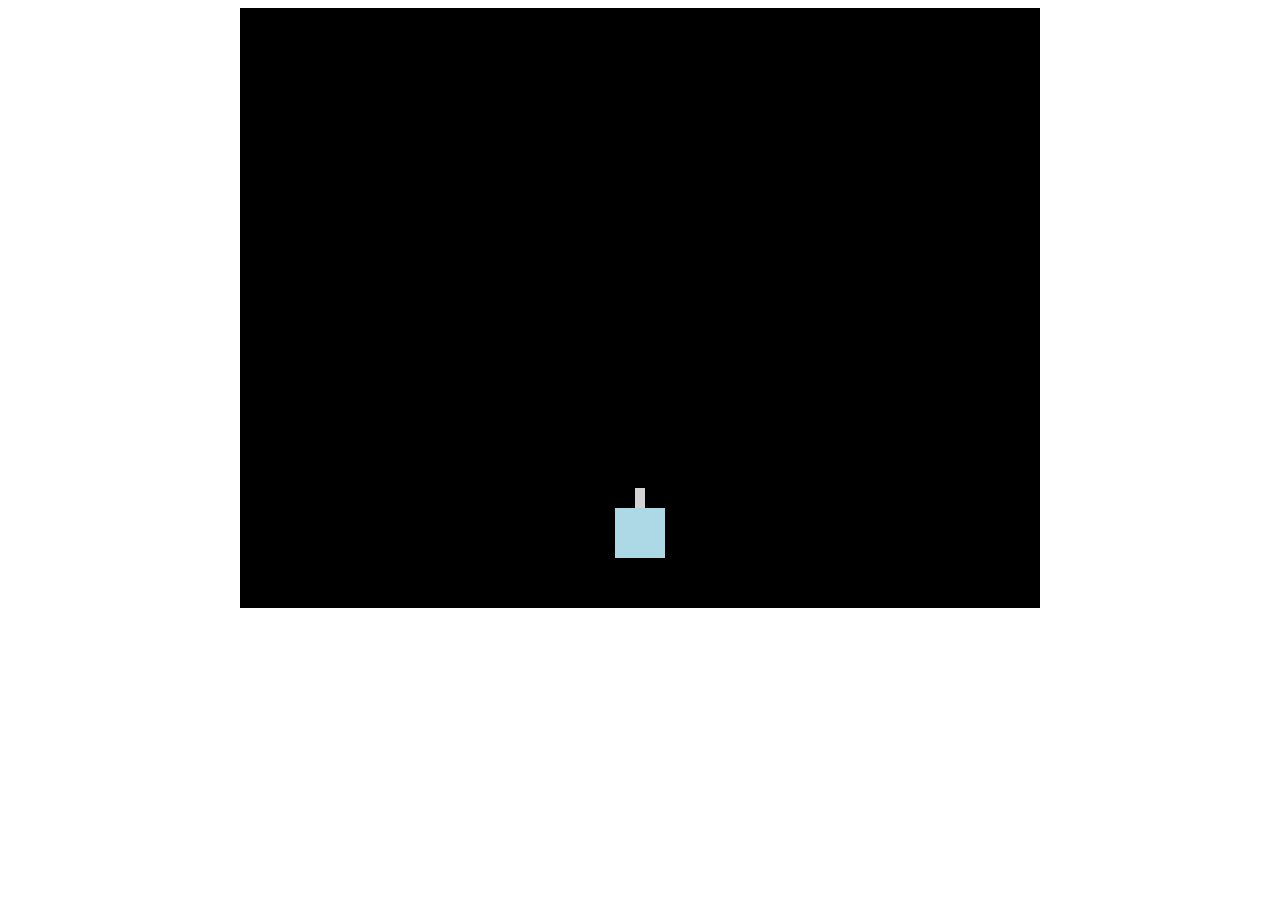
<file: Shooting_Game_Project.index.html>
<!DOCTYPE html>
<html>
    <head>
        <title>Shooting Game Project</title>
        <style>
            canvas {
                background:black;
                display:block;
                margin: 0 auto;
            }
        </style>
    </head>
    <body>
        <canvas id="gameCanvas" width="800" height="600"></canvas>
        <script>
            const canvas = document.getElementById("gameCanvas");
            const ctx = canvas.getContext("2d");

            let player = {
                x: 375,
                y: 500,
                width: 50,
                height: 50,
                color: "lightblue",
                velocity: 0
            };

            let keys = {left: false, right: false, space: false};
            let bullets = [];
            let enemies = [];
            let effects = [];

            window.addEventListener("keydown",e=>{
                if(e.key === "ArrowLeft") keys.left = true;
                if(e.key === "ArrowRight") keys.right = true;
                if(e.key === " ") keys.space = true;
            })

            window.addEventListener("keyup",e=>{
                if(e.key === "ArrowLeft") keys.left = false;
                if(e.key === "ArrowRight") keys.right = false;
                if(e.key === " ") keys.space = false;
            });

            function drawPlayer() {
                ctx.fillStyle = player.color;
                ctx.fillRect(player.x, player.y, player.width, player.height);
                ctx.fillStyle = "lightgray";
                const gunWidth = 10;
                const gunHeight = 20;
                const gunX = player.x + player.width / 2 - gunWidth / 2;
                const gunY = player.y - gunHeight;
                ctx.fillRect(gunX, gunY, gunWidth, gunHeight);
            }

            function drawBullets() {
                ctx.fillStyle = "lime";
                bullets.forEach(bullet => {
                    ctx.fillRect(bullet.x, bullet.y, bullet.width, bullet.height);
                });
            }

            function updateBullets() {
                bullets.forEach((bullet, index) => {
                    bullet.y -= bullet.speed;
                    if(bullet.y + bullet.height < 0) {
                        bullets.splice(index, 1);
                    }
                });
            }

            function shootBullet() {
                bullets.push({
                    x: player.x + player.width / 2 - 2.5,
                    y: player.y - 10,
                    width: 5,
                    height: 10,
                    speed: 6
                });
            }

            let canShoot = true;
            function handleShooting() {
                if(keys.space && canShoot) {
                    shootBullet();
                    canShoot = false;
                    setTimeout(() => { canShoot = true; }, 100);
                }
            }

            function spawnEnemy() {
                const strongCount = enemies.filter(e => e.color === "red").length;
                const canSpawnStrong = strongCount < 3;
                const isStrong = Math.random() < 0.3 && canSpawnStrong;
                const width = isStrong ? 60 : 40;
                const height = isStrong ? 60 : 40;
                const color = isStrong ? "red" : "yellow";
                const health = isStrong ? 6 : 3;
                const speed = isStrong ? 0.33 : 1.0;
                enemies.push({
                    x: Math.random() * (canvas.width - width),
                    y: -height,
                    width: width,
                    height: height,
                    color: color,
                    speed: speed,
                    health: health,
                    flash: 0,
                    scale: 1
                });
            }

            function drawEnemies() {
                enemies.forEach(enemy => {
                    ctx.save();
                    const centerX = enemy.x + enemy.width / 2;
                    const centerY = enemy.y + enemy.height / 2;
                    ctx.translate(centerX, centerY);
                    ctx.scale(enemy.scale, enemy.scale);
                    ctx.translate(-centerX, -centerY);
                    ctx.fillStyle = enemy.flash > 0 ? "lightgray" : enemy.color;
                    ctx.fillRect(enemy.x, enemy.y, enemy.width, enemy.height);
                    if(enemy.flash > 0) enemy.flash--;
                    ctx.restore();
                    if(enemy.scale > 1) enemy.scale -= 0.05;
                });
            }

            function updateEnemies() {
                enemies.forEach((enemy, index) => {
                    enemy.y += enemy.speed;
                    if(enemy.y > canvas.height) {
                        enemies.splice(index, 1);
                    }
                });
            }

            function drawEffects() {
                effects.forEach((effect, index) => {
                    ctx.fillStyle = effect.color;
                    ctx.beginPath();
                    ctx.arc(effect.x, effect.y, effect.radius, 0, Math.PI * 2);
                    ctx.fill();
                    effect.life--;
                    if(effect.life <= 0) {
                        effects.splice(index, 1);
                    }
                });
            }

            function checkCollisions() {
                bullets.forEach((bullet, bIndex) => {
                    enemies.forEach((enemy, eIndex) => {
                        if(bullet.x < enemy.x + enemy.width &&
                           bullet.x + bullet.width > enemy.x &&
                           bullet.y < enemy.y + enemy.height &&
                           bullet.y + bullet.height > enemy.y) {
                            enemy.health -= 1;
                            bullets.splice(bIndex, 1);
                            enemy.flash = 4;

                            if (enemy.color === "red") {
                                enemy.scale = 1.1;
                            }
                            else {
                                enemy.scale = 1.2;
                            }

                            if(enemy.health <= 0) {
                                effects.push({
                                    x: enemy.x + enemy.width / 2,
                                    y: enemy.y + enemy.height / 2,
                                    radius: 30,
                                    color: "orange",
                                    life: 15
                                });
                                enemies.splice(eIndex, 1);
                            }
                        }
                    });
                });
            }

            function update(){
                ctx.clearRect(0, 0, canvas.width, canvas.height);
                
                const acceleration = 0.5;
                const maxVelocity = 3.5;

                if(keys.left) player.velocity -= acceleration;
                else if(keys.right) player.velocity += acceleration;
                else player.velocity *= 0.8;

                if(player.velocity > maxVelocity) player.velocity = maxVelocity;
                if(player.velocity < -maxVelocity) player.velocity = -maxVelocity;
                
                player.x += player.velocity;
                if(player.x < 0) {player.x = 0; player.velocity = 0;}
                if(player.x + player.width > canvas.width) {player.x = canvas.width - player.width; player.velocity = 0;}

                handleShooting();
                updateBullets();
                updateEnemies();
                checkCollisions();

                drawBullets();
                drawPlayer();
                drawEnemies();
                drawEffects();

                requestAnimationFrame(update);
            }

            setInterval(spawnEnemy, 1500);

            update();

           
        </script>
    </body>
</html>
</file>
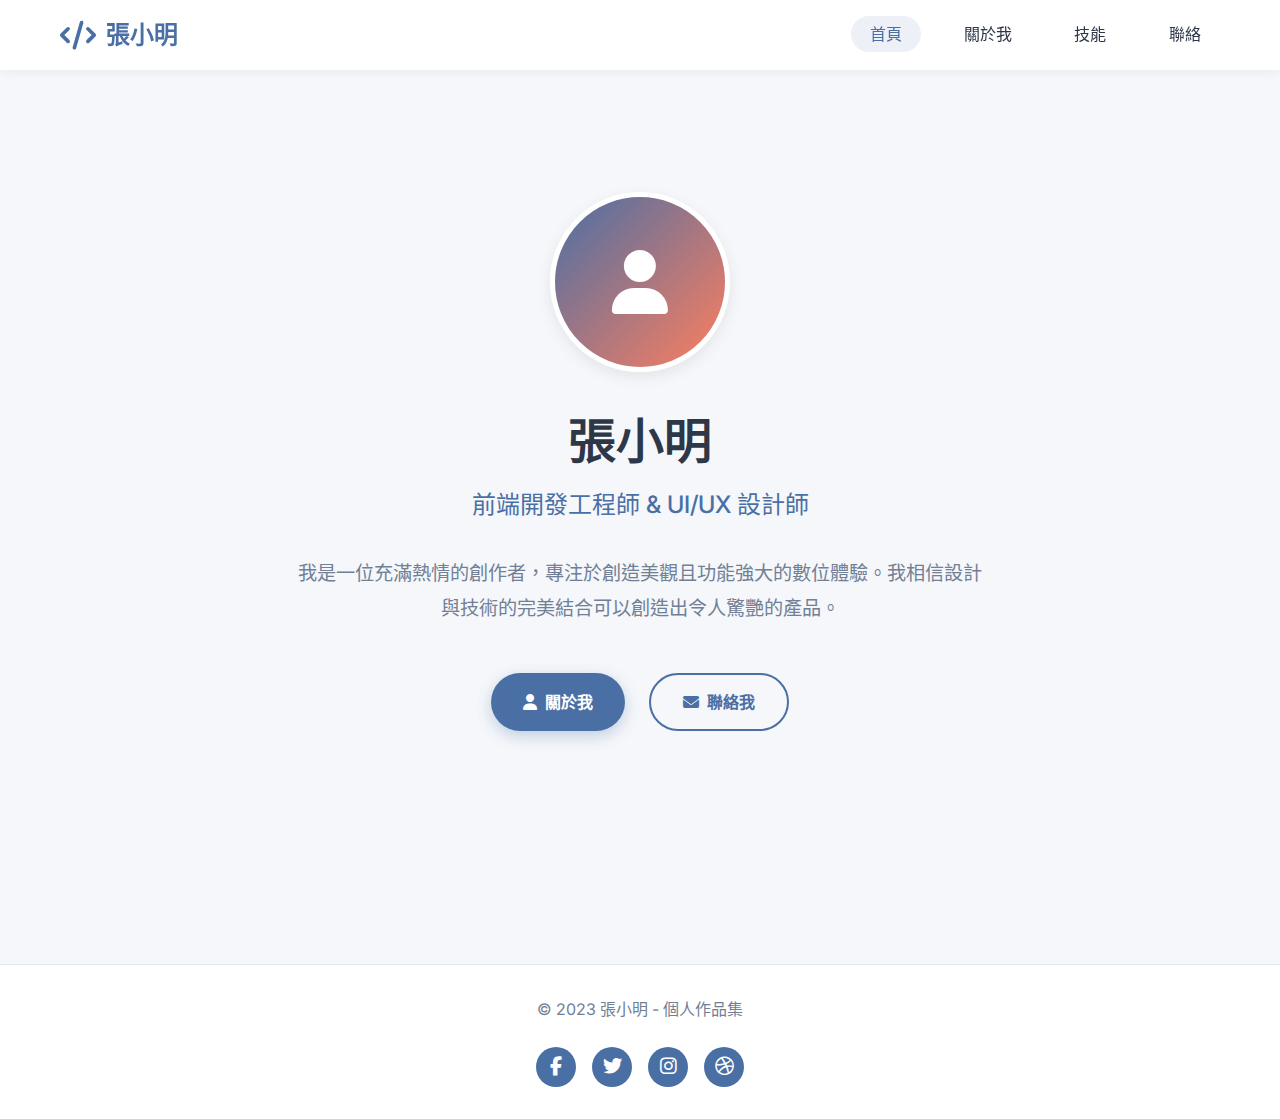
<file: aboutme/deepseek_html_20251028_820eea.html>
<!DOCTYPE html>
<html lang="zh-TW">
<head>
    <meta charset="UTF-8">
    <meta name="viewport" content="width=device-width, initial-scale=1.0">
    <title>張小明 - 個人作品集</title>
    <link href="https://fonts.googleapis.com/css2?family=Inter:wght@300;400;500;600;700&display=swap" rel="stylesheet">
    <link rel="stylesheet" href="https://cdnjs.cloudflare.com/ajax/libs/font-awesome/6.4.0/css/all.min.css">
    <style>
        :root {
            --primary: #4A6FA5;
            --primary-light: #6B8CBC;
            --secondary: #F5F7FA;
            --accent: #FF7E5F;
            --text: #2D3748;
            --text-light: #718096;
            --light: #FFFFFF;
            --shadow: 0 5px 15px rgba(0, 0, 0, 0.08);
            --transition: all 0.3s ease;
        }

        * {
            margin: 0;
            padding: 0;
            box-sizing: border-box;
        }

        body {
            font-family: 'Inter', sans-serif;
            background: var(--secondary);
            color: var(--text);
            line-height: 1.6;
            min-height: 100vh;
            overflow-x: hidden;
        }

        .container {
            max-width: 1200px;
            margin: 0 auto;
            padding: 0 20px;
        }

        /* 導航欄 */
        .navbar {
            position: fixed;
            top: 0;
            left: 0;
            right: 0;
            background: rgba(255, 255, 255, 0.95);
            backdrop-filter: blur(10px);
            z-index: 1000;
            padding: 1rem 0;
            box-shadow: 0 2px 10px rgba(0, 0, 0, 0.05);
            transition: var(--transition);
        }

        .navbar.scrolled {
            padding: 0.8rem 0;
            box-shadow: 0 5px 15px rgba(0, 0, 0, 0.1);
        }

        .nav-content {
            display: flex;
            justify-content: space-between;
            align-items: center;
        }

        .logo {
            font-size: 1.5rem;
            font-weight: 700;
            color: var(--primary);
            text-decoration: none;
            display: flex;
            align-items: center;
            gap: 10px;
        }

        .logo i {
            font-size: 1.8rem;
        }

        .nav-links {
            display: flex;
            gap: 1.5rem;
            list-style: none;
        }

        .nav-links a {
            color: var(--text);
            text-decoration: none;
            padding: 0.5rem 1.2rem;
            border-radius: 30px;
            transition: var(--transition);
            font-weight: 500;
            position: relative;
        }

        .nav-links a:hover,
        .nav-links a.active {
            color: var(--primary);
            background: rgba(74, 111, 165, 0.1);
        }

        /* 頁面內容 */
        .page {
            display: none;
            padding: 8rem 0 3rem;
            min-height: 100vh;
            opacity: 0;
            transform: translateY(20px);
            transition: opacity 0.6s ease, transform 0.6s ease;
        }

        .page.active {
            display: block;
            opacity: 1;
            transform: translateY(0);
        }

        /* 首頁樣式 */
        .hero {
            text-align: center;
            padding: 4rem 0 6rem;
            position: relative;
        }

        .hero-avatar {
            width: 180px;
            height: 180px;
            border-radius: 50%;
            background: linear-gradient(135deg, var(--primary), var(--accent));
            margin: 0 auto 2.5rem;
            display: flex;
            align-items: center;
            justify-content: center;
            font-size: 4rem;
            color: white;
            box-shadow: var(--shadow);
            transition: var(--transition);
            border: 5px solid white;
        }

        .hero-avatar:hover {
            transform: scale(1.05);
            box-shadow: 0 15px 30px rgba(74, 111, 165, 0.2);
        }

        .hero h1 {
            font-size: 3rem;
            color: var(--text);
            margin: 0 0 1rem;
            font-weight: 700;
            line-height: 1.2;
        }

        .hero .subtitle {
            font-size: 1.5rem;
            color: var(--primary);
            margin: 0 0 2rem;
            font-weight: 500;
        }

        .hero .intro {
            font-size: 1.2rem;
            color: var(--text-light);
            max-width: 700px;
            margin: 0 auto;
            line-height: 1.8;
        }

        .cta-buttons {
            display: flex;
            gap: 1.5rem;
            justify-content: center;
            margin-top: 3rem;
        }

        .btn {
            padding: 0.9rem 2rem;
            border-radius: 30px;
            font-weight: 600;
            text-decoration: none;
            transition: var(--transition);
            display: inline-flex;
            align-items: center;
            gap: 0.5rem;
            border: none;
            cursor: pointer;
            font-family: inherit;
            font-size: 1rem;
        }

        .btn-primary {
            background: var(--primary);
            color: white;
            box-shadow: 0 5px 15px rgba(74, 111, 165, 0.3);
        }

        .btn-primary:hover {
            transform: translateY(-3px);
            box-shadow: 0 10px 25px rgba(74, 111, 165, 0.4);
            background: var(--primary-light);
        }

        .btn-outline {
            background: transparent;
            color: var(--primary);
            border: 2px solid var(--primary);
        }

        .btn-outline:hover {
            background: var(--primary);
            color: white;
            transform: translateY(-3px);
        }

        /* 卡片樣式 */
        .card {
            background: var(--light);
            border-radius: 12px;
            padding: 3rem;
            margin: 2rem 0;
            box-shadow: var(--shadow);
            transition: var(--transition);
        }

        .card:hover {
            transform: translateY(-5px);
            box-shadow: 0 10px 25px rgba(0, 0, 0, 0.1);
        }

        .card h2 {
            color: var(--text);
            font-size: 2.2rem;
            margin: 0 0 1.5rem;
            text-align: center;
            font-weight: 700;
            position: relative;
            padding-bottom: 1rem;
        }

        .card h2::after {
            content: '';
            position: absolute;
            bottom: 0;
            left: 50%;
            transform: translateX(-50%);
            width: 80px;
            height: 4px;
            background: var(--primary);
            border-radius: 2px;
        }

        /* 關於我網格 */
        .about-grid {
            display: grid;
            grid-template-columns: repeat(auto-fit, minmax(280px, 1fr));
            gap: 2rem;
            margin: 3rem 0;
        }

        .about-item {
            background: var(--light);
            padding: 2rem;
            border-radius: 12px;
            text-align: center;
            transition: var(--transition);
            box-shadow: var(--shadow);
            border-left: 4px solid var(--primary);
        }

        .about-item:hover {
            transform: translateY(-5px);
            box-shadow: 0 10px 25px rgba(0, 0, 0, 0.1);
        }

        .about-item .icon {
            font-size: 3rem;
            margin-bottom: 1.5rem;
            color: var(--primary);
        }

        .about-item h3 {
            color: var(--text);
            margin: 0 0 0.8rem;
            font-weight: 600;
        }

        .about-item p {
            color: var(--text-light);
            margin: 0;
            font-size: 0.95rem;
            line-height: 1.6;
        }

        /* 技能網格 */
        .skills-grid {
            display: grid;
            grid-template-columns: repeat(auto-fit, minmax(280px, 1fr));
            gap: 2rem;
            margin: 3rem 0;
        }

        .skill-item {
            background: var(--light);
            padding: 2rem;
            border-radius: 12px;
            text-align: center;
            transition: var(--transition);
            box-shadow: var(--shadow);
            cursor: pointer;
        }

        .skill-item:hover {
            transform: translateY(-5px);
            box-shadow: 0 10px 25px rgba(0, 0, 0, 0.1);
        }

        .skill-item .icon {
            font-size: 3.5rem;
            margin-bottom: 1.5rem;
            color: var(--primary);
        }

        .skill-item h3 {
            color: var(--text);
            margin: 0 0 0.8rem;
            font-weight: 600;
        }

        .skill-item p {
            color: var(--text-light);
            margin: 0 0 1.5rem;
            font-size: 0.95rem;
        }

        /* 進度條 */
        .progress-container {
            width: 100%;
            height: 8px;
            background: #e2e8f0;
            border-radius: 4px;
            overflow: hidden;
            margin: 1rem 0;
        }

        .progress-fill {
            height: 100%;
            background: linear-gradient(to right, var(--primary), var(--accent));
            border-radius: 4px;
            transition: width 1.5s cubic-bezier(0.22, 0.61, 0.36, 1);
            width: 0%;
        }

        .progress-text {
            font-size: 0.9rem;
            color: var(--text-light);
            font-weight: 500;
        }

        /* 聯絡方式 */
        .contact-grid {
            display: grid;
            grid-template-columns: repeat(auto-fit, minmax(250px, 1fr));
            gap: 2rem;
            margin: 3rem 0;
        }

        .contact-item {
            background: var(--light);
            color: var(--text);
            padding: 2.5rem 2rem;
            border-radius: 12px;
            text-align: center;
            transition: var(--transition);
            text-decoration: none;
            box-shadow: var(--shadow);
            display: flex;
            flex-direction: column;
            align-items: center;
        }

        .contact-item:hover {
            transform: translateY(-5px);
            box-shadow: 0 10px 25px rgba(0, 0, 0, 0.1);
            background: var(--primary);
            color: white;
        }

        .contact-item:hover .icon,
        .contact-item:hover h3,
        .contact-item:hover p {
            color: white;
        }

        .contact-item .icon {
            font-size: 3rem;
            margin-bottom: 1.5rem;
            color: var(--primary);
            transition: var(--transition);
        }

        .contact-item h3 {
            margin: 0 0 0.8rem;
            font-size: 1.3rem;
            font-weight: 600;
            transition: var(--transition);
        }

        .contact-item p {
            margin: 0;
            font-size: 1rem;
            transition: var(--transition);
        }

        /* 頁腳 */
        .footer {
            background: var(--light);
            padding: 2rem 0;
            text-align: center;
            margin-top: 4rem;
            border-top: 1px solid #e2e8f0;
        }

        .footer p {
            color: var(--text-light);
            margin: 0;
        }

        .social-links {
            display: flex;
            gap: 1rem;
            justify-content: center;
            margin-top: 1.5rem;
        }

        .social-links a {
            display: flex;
            align-items: center;
            justify-content: center;
            width: 40px;
            height: 40px;
            border-radius: 50%;
            background: var(--primary);
            color: white;
            text-decoration: none;
            transition: var(--transition);
            font-size: 1.2rem;
        }

        .social-links a:hover {
            transform: translateY(-3px);
            background: var(--accent);
        }

        /* 響應式設計 */
        @media (max-width: 768px) {
            .nav-links {
                gap: 0.8rem;
            }

            .nav-links a {
                padding: 0.5rem 1rem;
                font-size: 0.9rem;
            }

            .hero h1 {
                font-size: 2.5rem;
            }

            .hero .subtitle {
                font-size: 1.3rem;
            }

            .hero-avatar {
                width: 150px;
                height: 150px;
                font-size: 3.5rem;
            }

            .page {
                padding: 6rem 0 1rem;
            }

            .card {
                padding: 2rem 1.5rem;
            }

            .cta-buttons {
                flex-direction: column;
                align-items: center;
            }

            .btn {
                width: 100%;
                max-width: 250px;
                justify-content: center;
            }
        }

        @media (max-width: 576px) {
            .hero h1 {
                font-size: 2rem;
            }

            .hero .subtitle {
                font-size: 1.1rem;
            }

            .card h2 {
                font-size: 1.8rem;
            }

            .about-grid,
            .skills-grid,
            .contact-grid {
                grid-template-columns: 1fr;
            }
            
            .nav-content {
                flex-direction: column;
                gap: 1rem;
            }
            
            .nav-links {
                flex-wrap: wrap;
                justify-content: center;
            }
        }
    </style>
</head>
<body>
    <nav class="navbar">
        <div class="container">
            <div class="nav-content">
                <a href="#" class="logo">
                    <i class="fas fa-code"></i>
                    張小明
                </a>
                <ul class="nav-links">
                    <li><a href="#" data-page="home" class="active">首頁</a></li>
                    <li><a href="#" data-page="about">關於我</a></li>
                    <li><a href="#" data-page="skills">技能</a></li>
                    <li><a href="#" data-page="contact">聯絡</a></li>
                </ul>
            </div>
        </div>
    </nav>

    <div class="container">
        <!-- 首頁 -->
        <div id="home" class="page active">
            <div class="hero">
                <div class="hero-avatar">
                    <i class="fas fa-user"></i>
                </div>
                <h1 id="hero-name">張小明</h1>
                <div class="subtitle" id="hero-title">前端開發工程師 & UI/UX 設計師</div>
                <p class="intro" id="hero-intro">我是一位充滿熱情的創作者，專注於創造美觀且功能強大的數位體驗。我相信設計與技術的完美結合可以創造出令人驚艷的產品。</p>
                <div class="cta-buttons">
                    <a href="#about" class="btn btn-primary" data-page="about">
                        <i class="fas fa-user"></i>
                        關於我
                    </a>
                    <a href="#contact" class="btn btn-outline" data-page="contact">
                        <i class="fas fa-envelope"></i>
                        聯絡我
                    </a>
                </div>
            </div>
        </div>

        <!-- 關於我 -->
        <div id="about" class="page">
            <div class="card">
                <h2 id="about-title">關於我</h2>
                <p style="text-align: center; color: var(--text-light); font-size: 1.15rem; line-height: 1.8; margin-bottom: 2rem;">
                    我是一位熱愛創新和學習的開發者。在我的職業生涯中，我不斷追求卓越，致力於將創意想法轉化為實際的解決方案。我相信技術的力量可以改變世界，而我希望成為這個變革的一部分。
                </p>
                <div class="about-grid">
                    <div class="about-item">
                        <div class="icon">
                            <i class="fas fa-bullseye"></i>
                        </div>
                        <h3>目標導向</h3>
                        <p>專注於達成目標，確保每個項目都能夠按時高質量完成。我擅長制定清晰的計劃並有效執行。</p>
                    </div>
                    <div class="about-item">
                        <div class="icon">
                            <i class="fas fa-lightbulb"></i>
                        </div>
                        <h3>創新思維</h3>
                        <p>持續學習新技術，尋找創新解決方案來應對各種挑戰。我喜歡探索不同的可能性。</p>
                    </div>
                    <div class="about-item">
                        <div class="icon">
                            <i class="fas fa-users"></i>
                        </div>
                        <h3>團隊合作</h3>
                        <p>重視協作精神，善於與團隊成員溝通，共同完成目標。我相信團隊合作能創造更大的價值。</p>
                    </div>
                </div>
            </div>
        </div>

        <!-- 技能 -->
        <div id="skills" class="page">
            <div class="card">
                <h2 id="skills-title">我的技能</h2>
                <div class="skills-grid">
                    <div class="skill-item" onclick="animateProgress(this)">
                        <div class="icon">
                            <i class="fas fa-code"></i>
                        </div>
                        <h3>前端開發</h3>
                        <p>HTML, CSS, JavaScript, React, Vue</p>
                        <div class="progress-container">
                            <div class="progress-fill" data-width="90"></div>
                        </div>
                        <div class="progress-text">90%</div>
                    </div>
                    <div class="skill-item" onclick="animateProgress(this)">
                        <div class="icon">
                            <i class="fas fa-palette"></i>
                        </div>
                        <h3>UI/UX 設計</h3>
                        <p>使用者體驗設計，介面設計，原型設計</p>
                        <div class="progress-container">
                            <div class="progress-fill" data-width="85"></div>
                        </div>
                        <div class="progress-text">85%</div>
                    </div>
                    <div class="skill-item" onclick="animateProgress(this)">
                        <div class="icon">
                            <i class="fas fa-mobile-alt"></i>
                        </div>
                        <h3>響應式設計</h3>
                        <p>跨平台適配，移動優先設計</p>
                        <div class="progress-container">
                            <div class="progress-fill" data-width="88"></div>
                        </div>
                        <div class="progress-text">88%</div>
                    </div>
                    <div class="skill-item" onclick="animateProgress(this)">
                        <div class="icon">
                            <i class="fas fa-rocket"></i>
                        </div>
                        <h3>效能優化</h3>
                        <p>網站速度優化，性能監控</p>
                        <div class="progress-container">
                            <div class="progress-fill" data-width="82"></div>
                        </div>
                        <div class="progress-text">82%</div>
                    </div>
                </div>
            </div>
        </div>

        <!-- 聯絡方式 -->
        <div id="contact" class="page">
            <div class="card">
                <h2 id="contact-title">聯絡我</h2>
                <div class="contact-grid">
                    <a href="mailto:contact@example.com" class="contact-item" target="_blank" rel="noopener noreferrer">
                        <div class="icon">
                            <i class="fas fa-envelope"></i>
                        </div>
                        <h3>電子郵件</h3>
                        <p>contact@example.com</p>
                    </a>
                    <a href="https://linkedin.com/in/yourprofile" class="contact-item" target="_blank" rel="noopener noreferrer">
                        <div class="icon">
                            <i class="fab fa-linkedin"></i>
                        </div>
                        <h3>LinkedIn</h3>
                        <p>專業社群網路</p>
                    </a>
                    <a href="https://github.com/yourusername" class="contact-item" target="_blank" rel="noopener noreferrer">
                        <div class="icon">
                            <i class="fab fa-github"></i>
                        </div>
                        <h3>GitHub</h3>
                        <p>程式碼作品集</p>
                    </a>
                    <a href="tel:+886912345678" class="contact-item">
                        <div class="icon">
                            <i class="fas fa-phone"></i>
                        </div>
                        <h3>電話</h3>
                        <p>+886 912 345 678</p>
                    </a>
                </div>
            </div>
        </div>
    </div>

    <footer class="footer">
        <div class="container">
            <p>&copy; 2023 張小明 - 個人作品集</p>
            <div class="social-links">
                <a href="#"><i class="fab fa-facebook-f"></i></a>
                <a href="#"><i class="fab fa-twitter"></i></a>
                <a href="#"><i class="fab fa-instagram"></i></a>
                <a href="#"><i class="fab fa-dribbble"></i></a>
            </div>
        </div>
    </footer>

    <script>
        // 頁面切換功能
        function showPage(pageId) {
            // 隱藏所有頁面
            const pages = document.querySelectorAll('.page');
            pages.forEach(page => {
                page.classList.remove('active');
            });

            // 顯示選中的頁面
            document.getElementById(pageId).classList.add('active');

            // 更新導航狀態
            const navLinks = document.querySelectorAll('.nav-links a');
            navLinks.forEach(link => {
                link.classList.remove('active');
            });
            
            // 找到對應的導航鏈接並設置為活動狀態
            const activeLink = document.querySelector(`.nav-links a[data-page="${pageId}"]`);
            if (activeLink) {
                activeLink.classList.add('active');
            }

            // 如果是技能頁面，延遲觸發進度條動畫
            if (pageId === 'skills') {
                setTimeout(() => {
                    const skillItems = document.querySelectorAll('.skill-item');
                    skillItems.forEach((item, index) => {
                        setTimeout(() => {
                            animateProgress(item);
                        }, index * 200);
                    });
                }, 300);
            }
        }

        // 進度條動畫
        function animateProgress(skillItem) {
            const progressFill = skillItem.querySelector('.progress-fill');
            const targetWidth = progressFill.getAttribute('data-width');
            
            setTimeout(() => {
                progressFill.style.width = targetWidth + '%';
            }, 100);
        }

        // 滾動效果
        window.addEventListener('scroll', () => {
            const navbar = document.querySelector('.navbar');
            if (window.scrollY > 50) {
                navbar.classList.add('scrolled');
            } else {
                navbar.classList.remove('scrolled');
            }
        });

        // 初始化頁面
        document.addEventListener('DOMContentLoaded', () => {
            // 為所有導航鏈接添加點擊事件
            const navLinks = document.querySelectorAll('.nav-links a, .cta-buttons a');
            navLinks.forEach(link => {
                link.addEventListener('click', function(e) {
                    e.preventDefault();
                    const pageId = this.getAttribute('data-page');
                    if (pageId) {
                        showPage(pageId);
                    }
                });
            });

            // 初始化技能頁面的進度條動畫
            setTimeout(() => {
                if (document.getElementById('skills').classList.contains('active')) {
                    const skillItems = document.querySelectorAll('.skill-item');
                    skillItems.forEach((item, index) => {
                        setTimeout(() => {
                            animateProgress(item);
                        }, index * 200);
                    });
                }
            }, 1000);
        });
    </script>
</body>
</html>
</file>
<file: kabc/shootgame/styles.css>
html,
body {
    margin: 0;
    background: black;
    overflow: hidden;
    height: 100vh;
}

body {
    display: flex;
    justify-content: center;
    align-items: center;
}

canvas {
    width: 800px;
    height: 600px;
    background: black;
    display: block;
    image-rendering: pixelated;
    box-shadow: 0 0 30px rgba(0, 255, 255, 0.5);
}

#startScreen {
    position: absolute;
    top: 50%;
    left: 50%;
    transform: translate(-50%, -50%);
    width: 800px;
    height: 600px;
    background: rgba(0, 0, 0, 0.8);
    color: white;
    display: flex;
    flex-direction: column;
    justify-content: center;
    align-items: center;
    font-family: "Orbitron", sans-serif;
    z-index: 10;
}

#startScreen h1 {
    font-size: 48px;
    margin-bottom: 20px;
    color: cyan;
    text-shadow: 0 0 20px cyan;
}

#startScreen button {
    font-size: 24px;
    padding: 10px 30px;
    border: none;
    border-radius: 10px;
    background: cyan;
    color: black;
    cursor: pointer;
    transition: 0.3s;
}
</file>
<file: projects/kabc/shootgame/styles.css>
html,
body {
    margin: 0;
    background: black;
    overflow: hidden;
    height: 100vh;
}

body {
    display: flex;
    justify-content: center;
    align-items: center;
}

canvas {
    width: 800px;
    height: 600px;
    background: black;
    display: block;
    image-rendering: pixelated;
    box-shadow: 0 0 30px rgba(0, 255, 255, 0.5);
}

#startScreen {
    position: absolute;
    top: 50%;
    left: 50%;
    transform: translate(-50%, -50%);
    width: 800px;
    height: 600px;
    background: rgba(0, 0, 0, 0.8);
    color: white;
    display: flex;
    flex-direction: column;
    justify-content: center;
    align-items: center;
    font-family: "Orbitron", sans-serif;
    z-index: 10;
}

#startScreen h1 {
    font-size: 48px;
    margin-bottom: 20px;
    color: cyan;
    text-shadow: 0 0 20px cyan;
}

#startScreen button {
    font-size: 24px;
    padding: 10px 30px;
    border: none;
    border-radius: 10px;
    background: cyan;
    color: black;
    cursor: pointer;
    transition: 0.3s;
}
</file>
